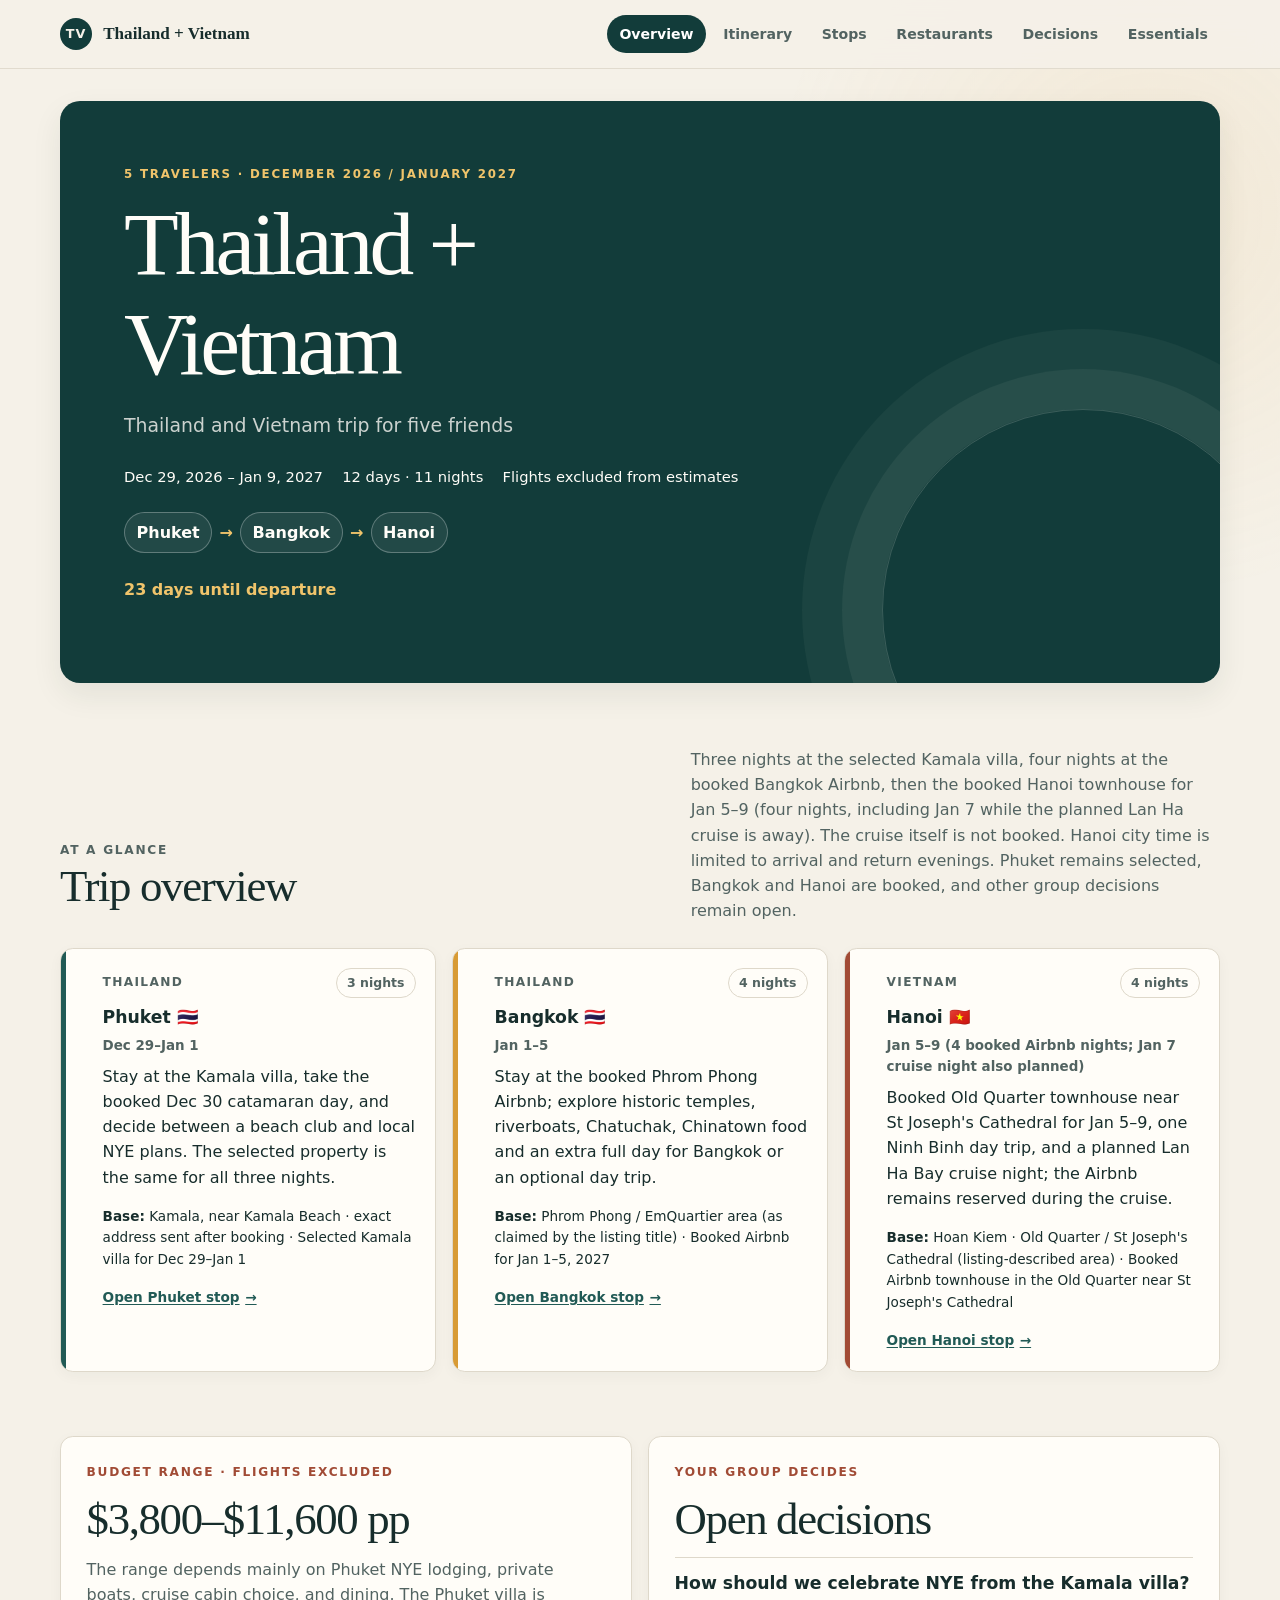
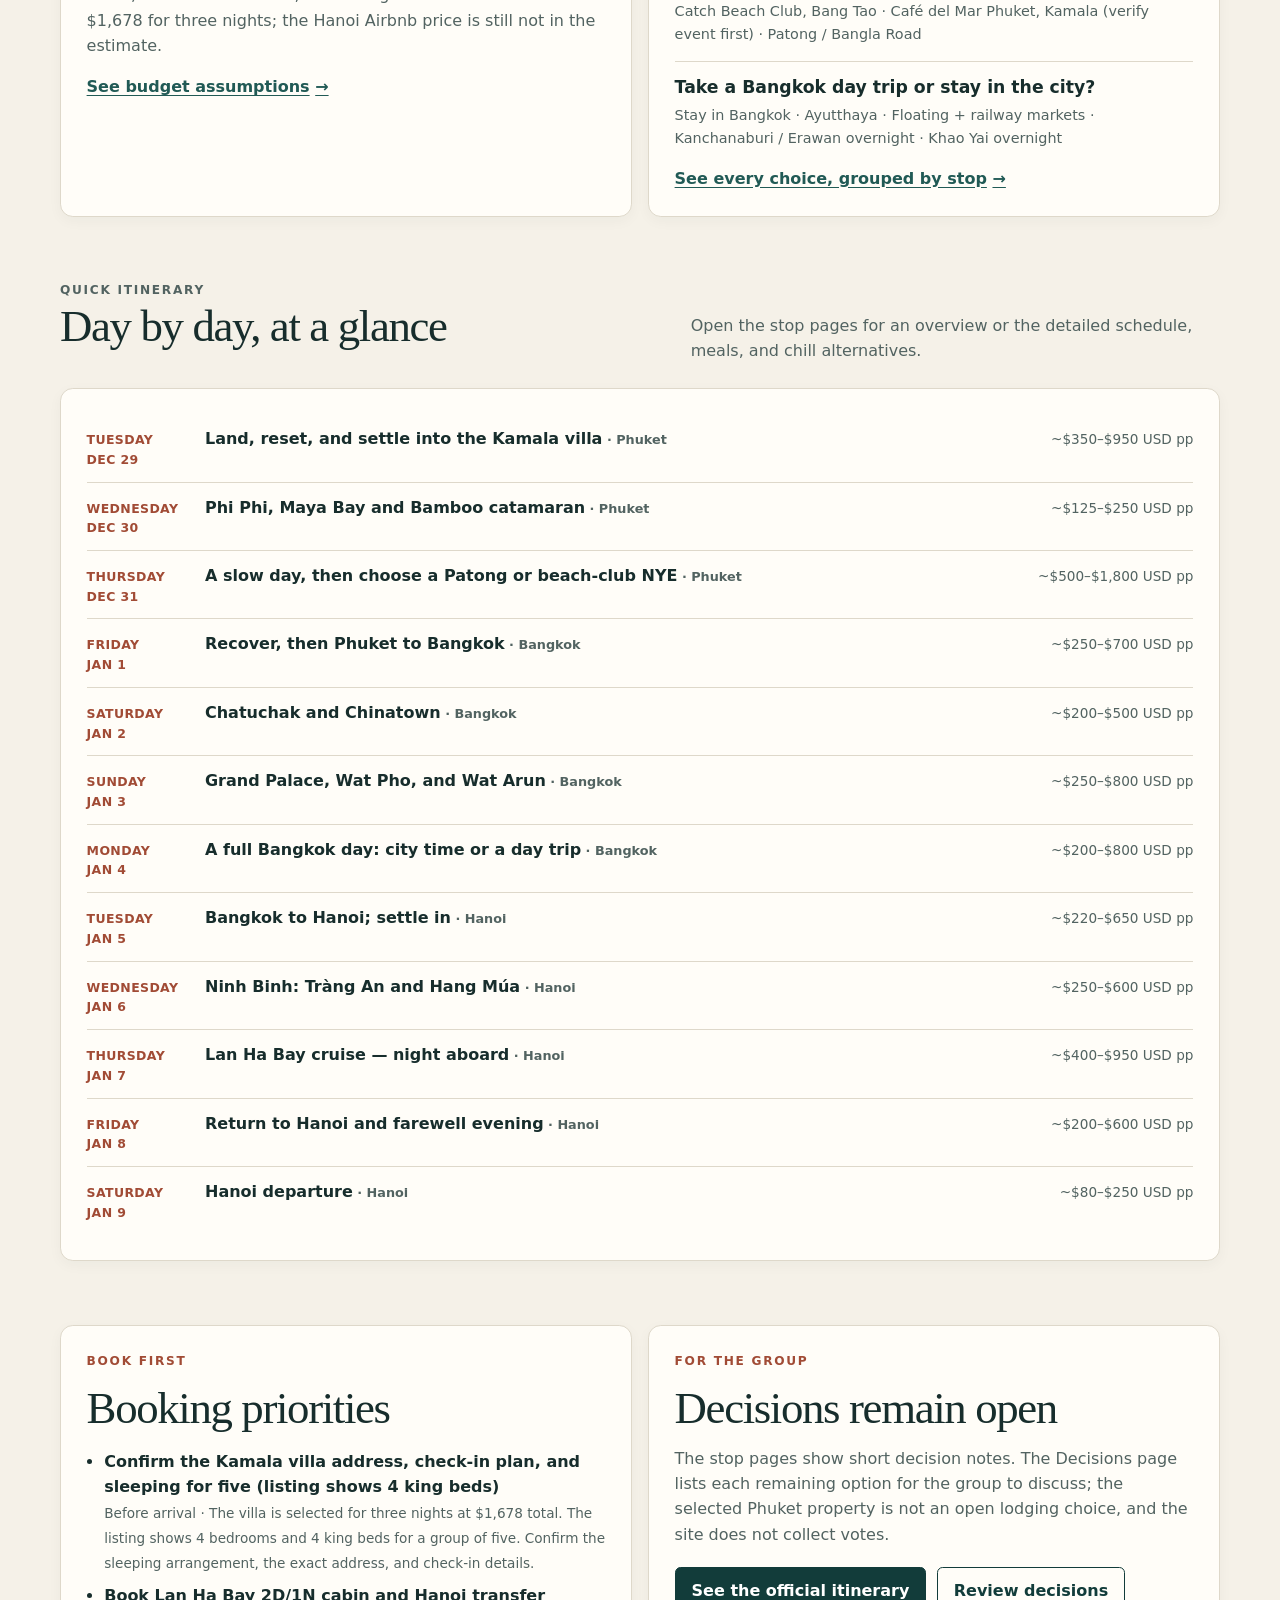
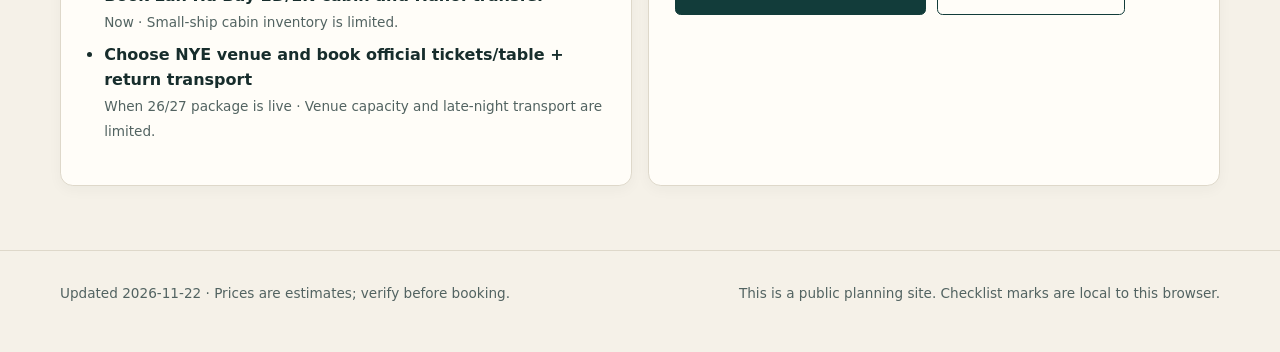
<file: index.html>
<!doctype html>
<html lang="en">
  <head>
    <meta charset="utf-8">
    <meta name="viewport" content="width=device-width, initial-scale=1">
    <meta name="description" content="A quick overview of a Thailand and Vietnam trip for five, December 2026 to January 2027.">
    <meta name="theme-color" content="#123c3a">
    <title>Thailand + Vietnam — Trip Overview</title>
    <link rel="stylesheet" href="assets/css/styles.css">
    <script src="data/trip.js" defer></script>
    <script src="assets/js/app.js" defer></script>
  </head>
  <body data-page="overview">
    <a class="skip-link" href="#main">Skip to trip overview</a>
    <div id="site-header"></div>
    <main id="main" class="page-shell" tabindex="-1">
      <p class="loading-note" role="status">Loading the trip overview…</p>
    </main>
    <div id="site-footer"></div>
    <noscript>This trip overview needs JavaScript enabled to display its shared itinerary data.</noscript>
  </body>
</html>
</file>
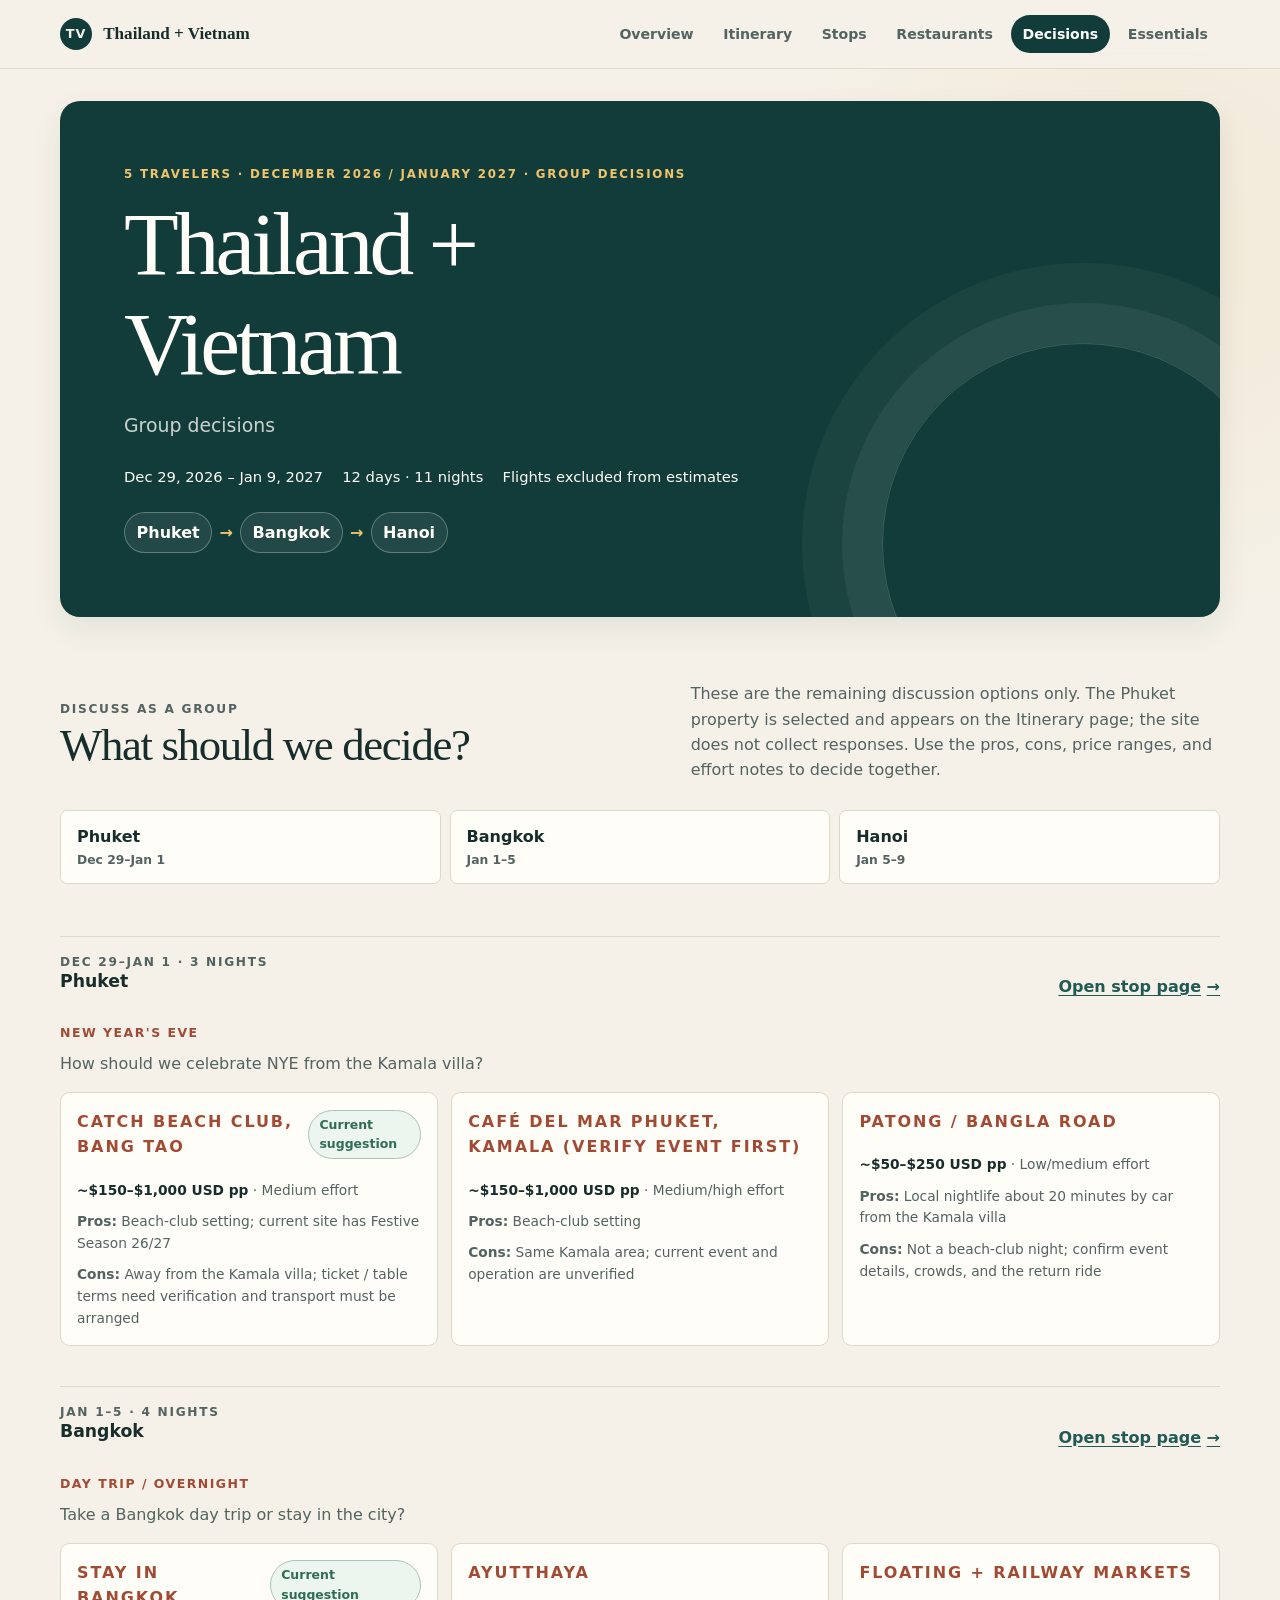
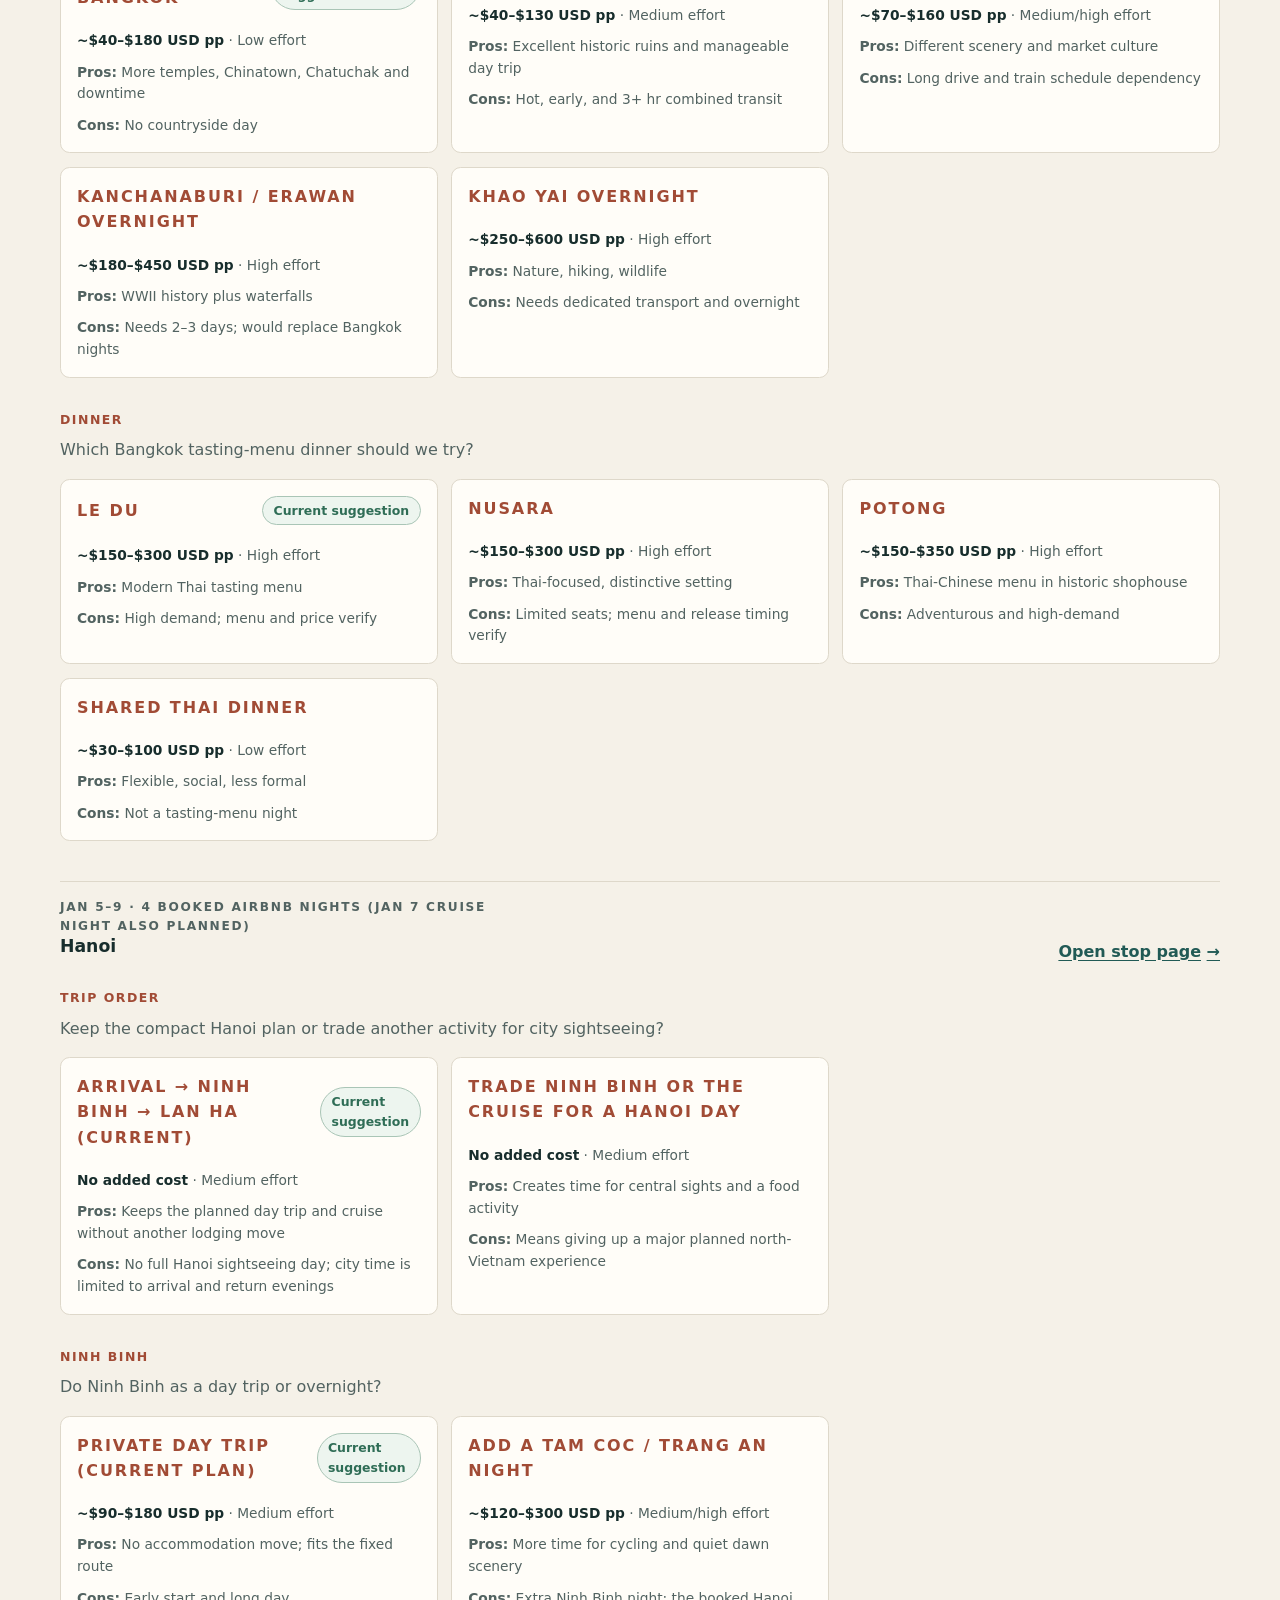
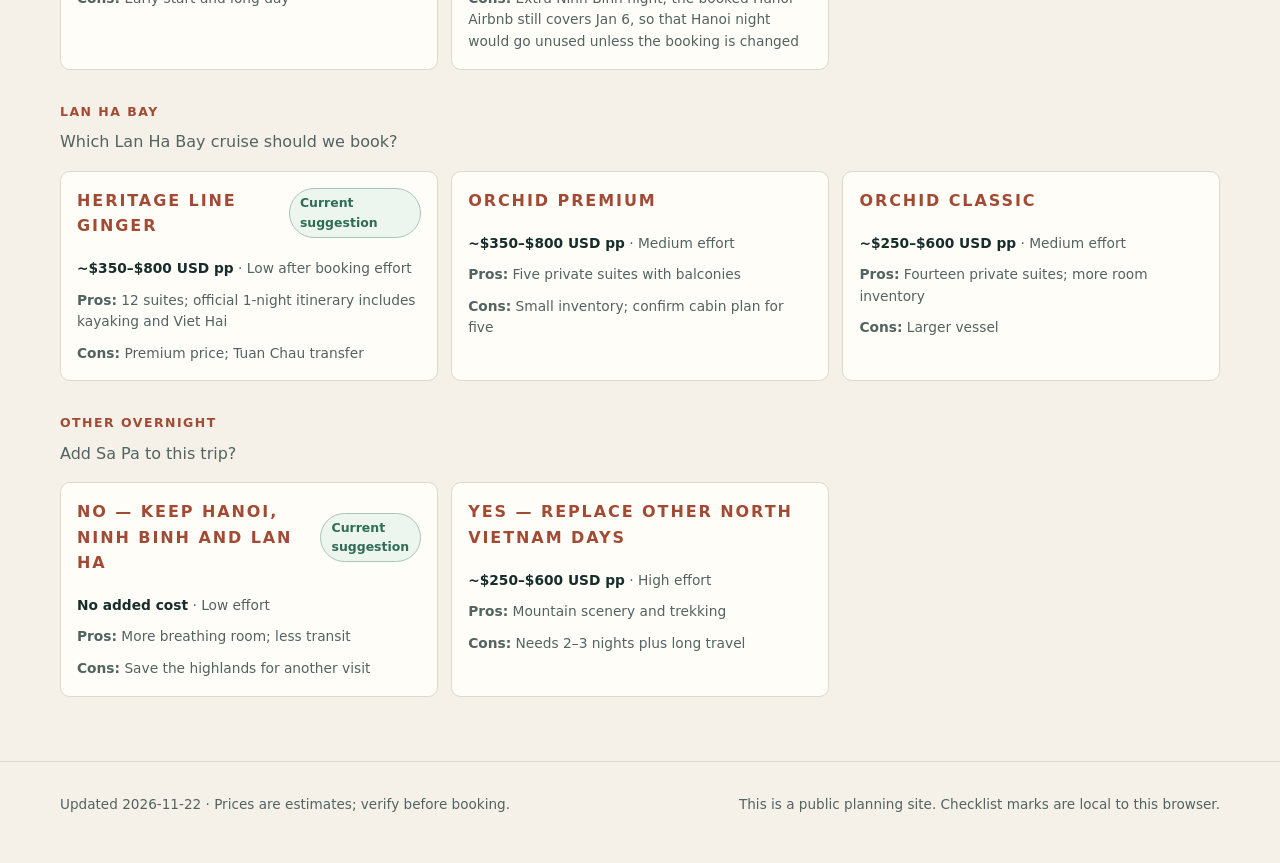
<file: decisions.html>
<!doctype html>
<html lang="en">
  <head>
    <meta charset="utf-8">
    <meta name="viewport" content="width=device-width, initial-scale=1">
    <meta name="description" content="A stop-by-stop summary of Thailand and Vietnam trip decisions for the group to discuss.">
    <meta name="theme-color" content="#123c3a">
    <title>Thailand + Vietnam — Decisions</title>
    <link rel="stylesheet" href="assets/css/styles.css">
    <script src="data/trip.js" defer></script>
    <script src="assets/js/app.js" defer></script>
  </head>
  <body data-page="decisions">
    <a class="skip-link" href="#main">Skip to group decisions</a>
    <div id="site-header"></div>
    <main id="main" class="page-shell" tabindex="-1">
      <p class="loading-note" role="status">Loading group decisions…</p>
    </main>
    <div id="site-footer"></div>
    <noscript>This decisions page needs JavaScript enabled to display its shared trip data.</noscript>
  </body>
</html>
</file>
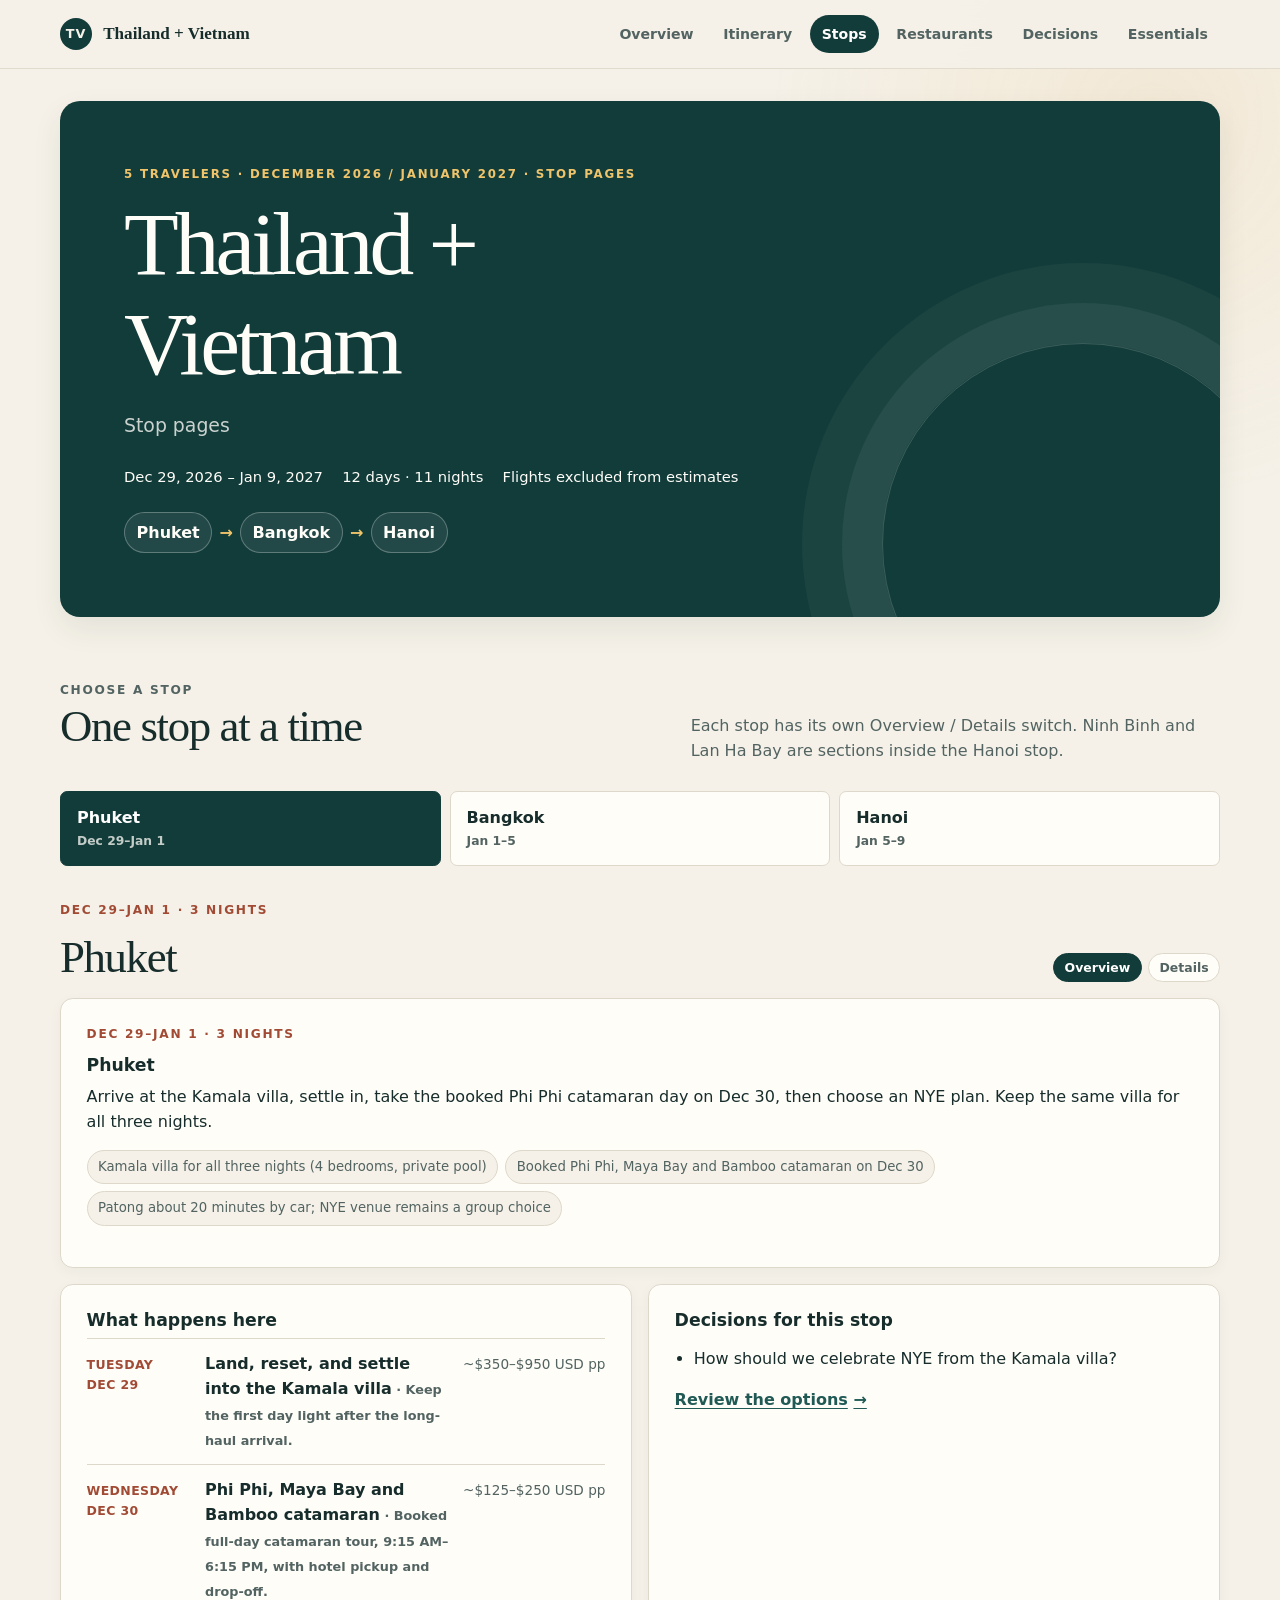
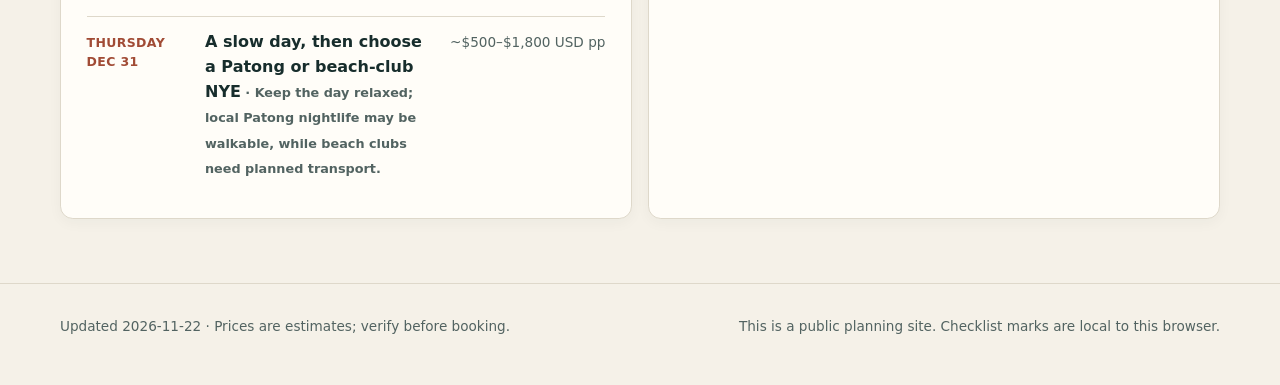
<file: details.html>
<!doctype html>
<html lang="en">
  <head>
    <meta charset="utf-8">
    <meta name="viewport" content="width=device-width, initial-scale=1">
    <meta name="description" content="Choose Phuket, Bangkok, or Hanoi and switch between an overview and the full stop details.">
    <meta name="theme-color" content="#123c3a">
    <title>Thailand + Vietnam — Stops</title>
    <link rel="stylesheet" href="assets/css/styles.css">
    <script src="data/trip.js" defer></script>
    <script src="assets/js/app.js" defer></script>
  </head>
  <body data-page="stops">
    <a class="skip-link" href="#main">Skip to trip stops</a>
    <div id="site-header"></div>
    <main id="main" class="page-shell" tabindex="-1">
      <p class="loading-note" role="status">Loading stop pages…</p>
    </main>
    <div id="site-footer"></div>
    <noscript>Stop pages need JavaScript enabled to display their shared itinerary data.</noscript>
  </body>
</html>
</file>
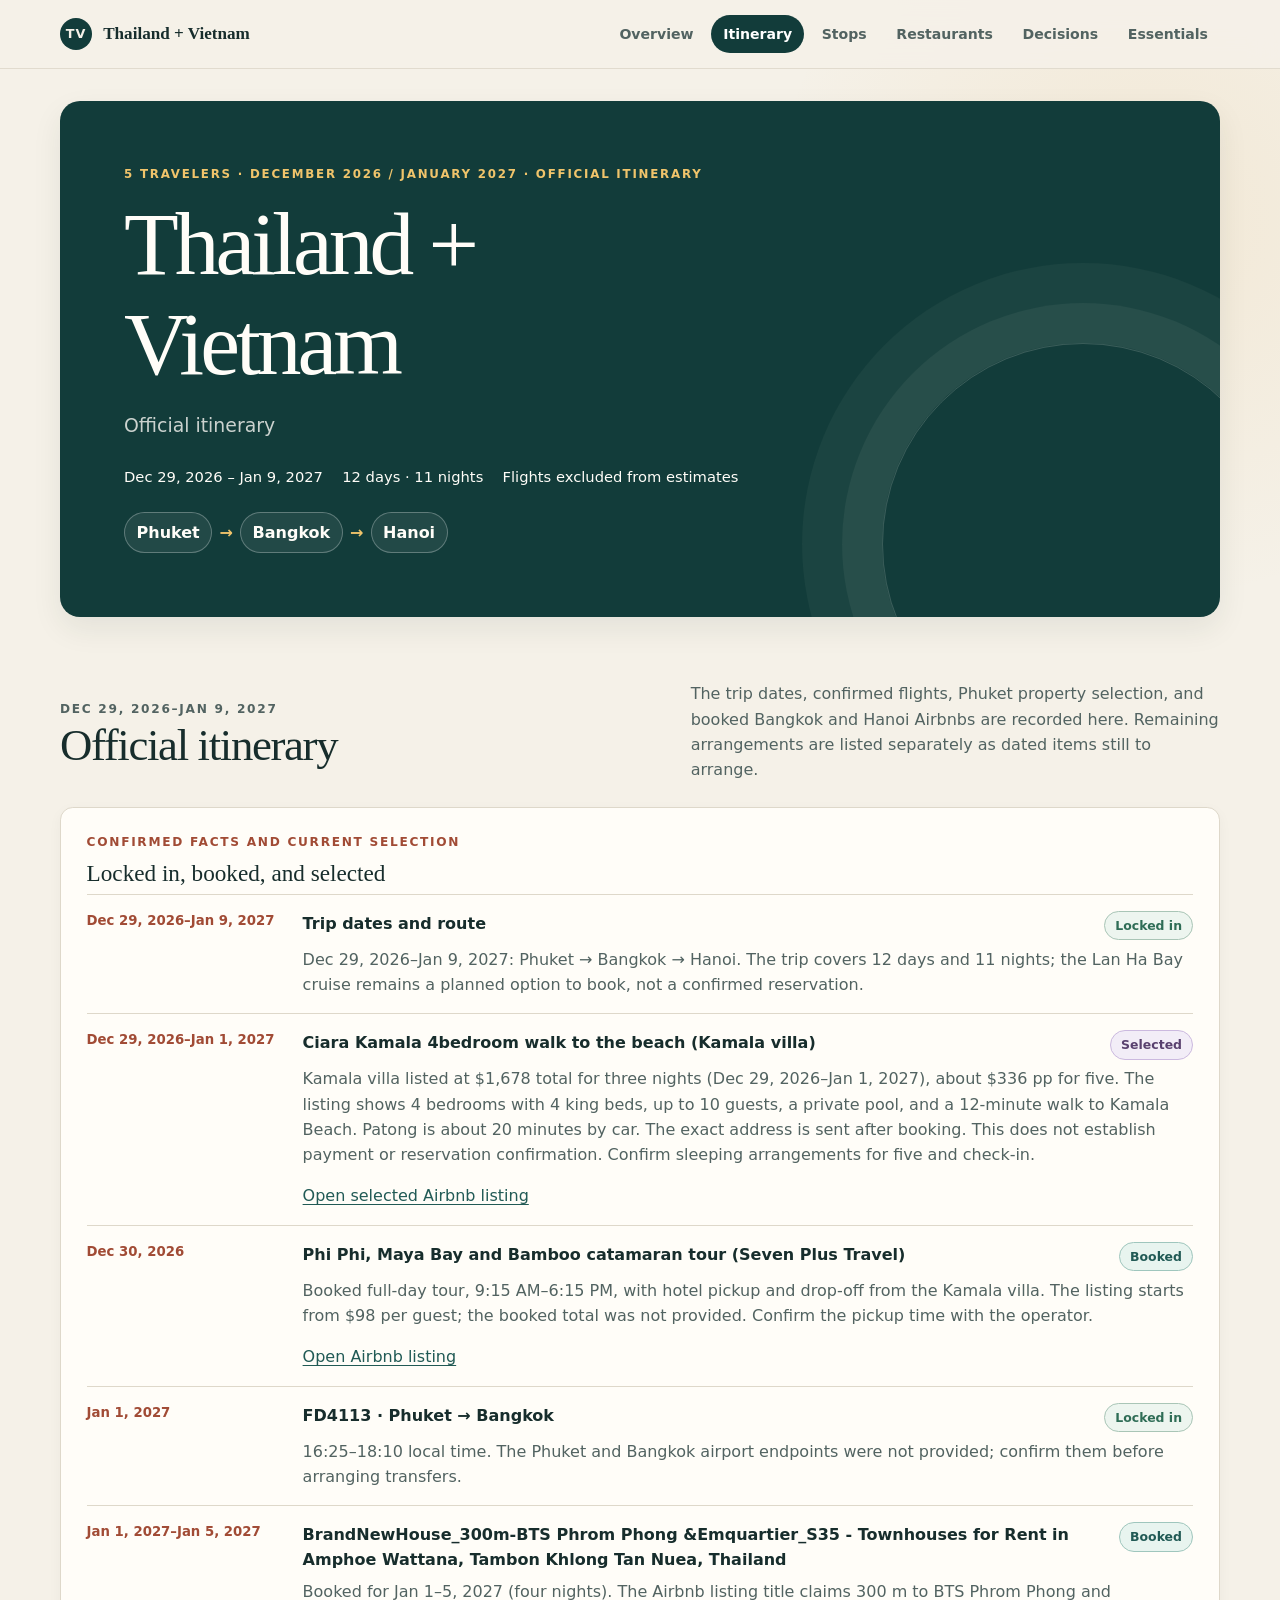
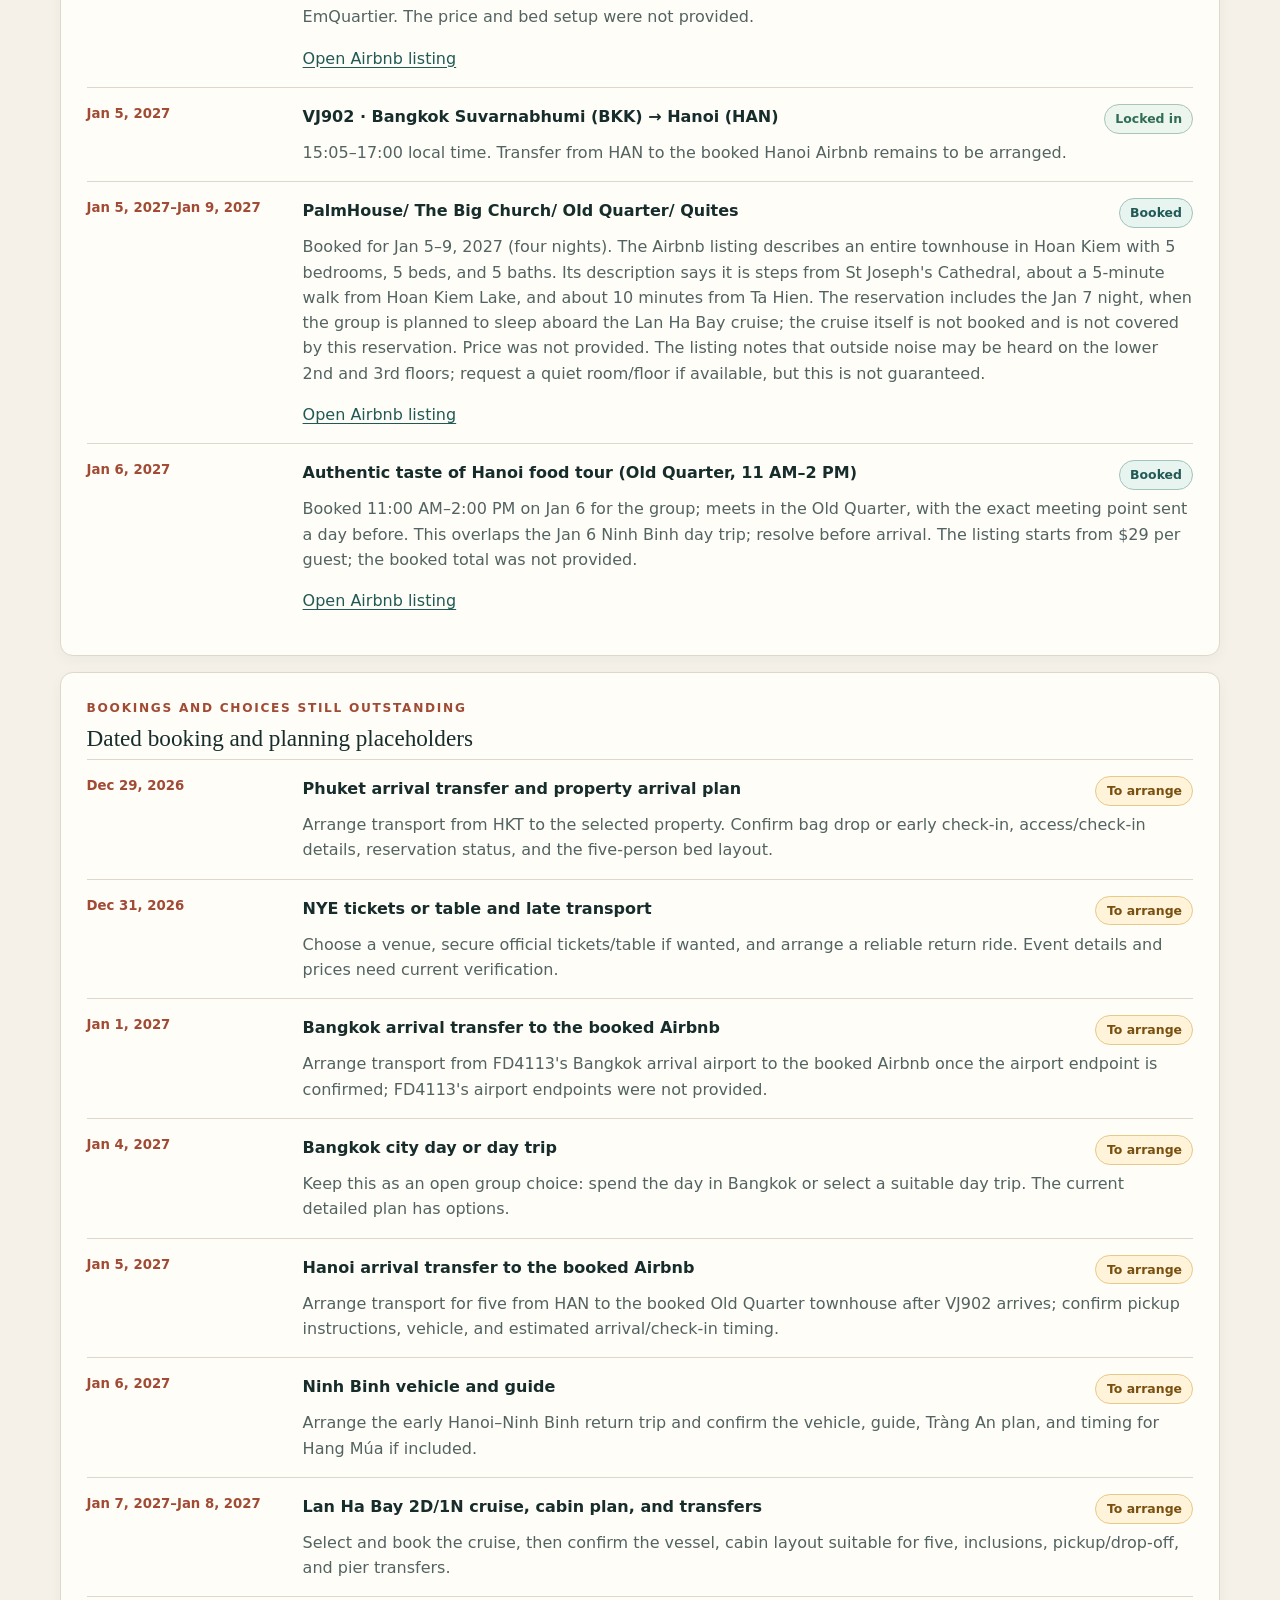
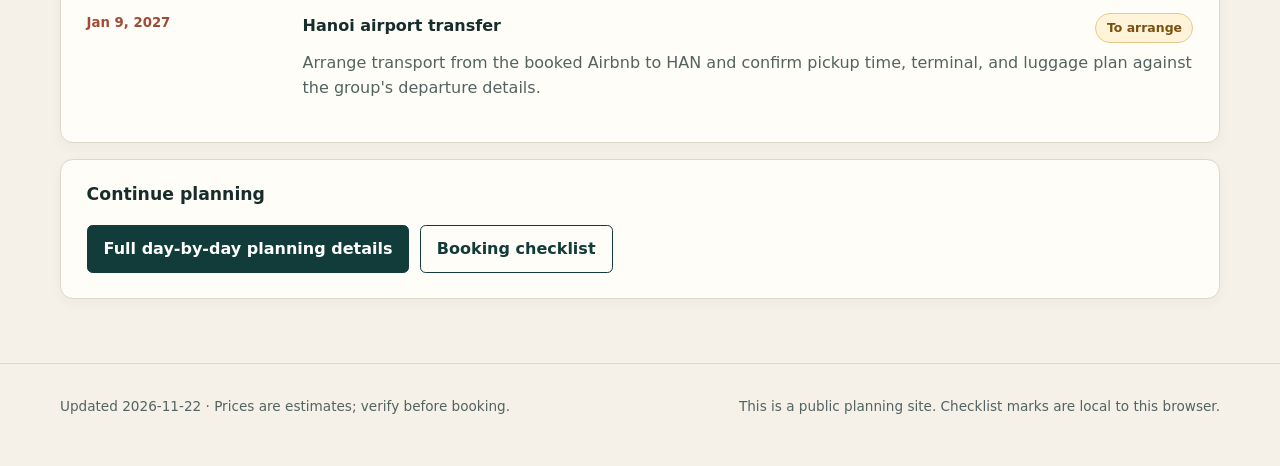
<file: itinerary.html>
<!doctype html>
<html lang="en">
  <head>
    <meta charset="utf-8">
    <meta name="viewport" content="width=device-width, initial-scale=1">
    <meta name="description" content="Official Thailand and Vietnam trip itinerary with selected facts and dated booking placeholders.">
    <meta name="theme-color" content="#123c3a">
    <title>Thailand + Vietnam — Official Itinerary</title>
    <link rel="stylesheet" href="assets/css/styles.css">
    <script src="data/trip.js" defer></script>
    <script src="assets/js/app.js" defer></script>
  </head>
  <body data-page="itinerary">
    <a class="skip-link" href="#main">Skip to official itinerary</a>
    <div id="site-header"></div>
    <main id="main" class="page-shell" tabindex="-1">
      <p class="loading-note" role="status">Loading the official itinerary…</p>
    </main>
    <div id="site-footer"></div>
    <noscript>This itinerary needs JavaScript enabled to display its shared trip data.</noscript>
  </body>
</html>
</file>
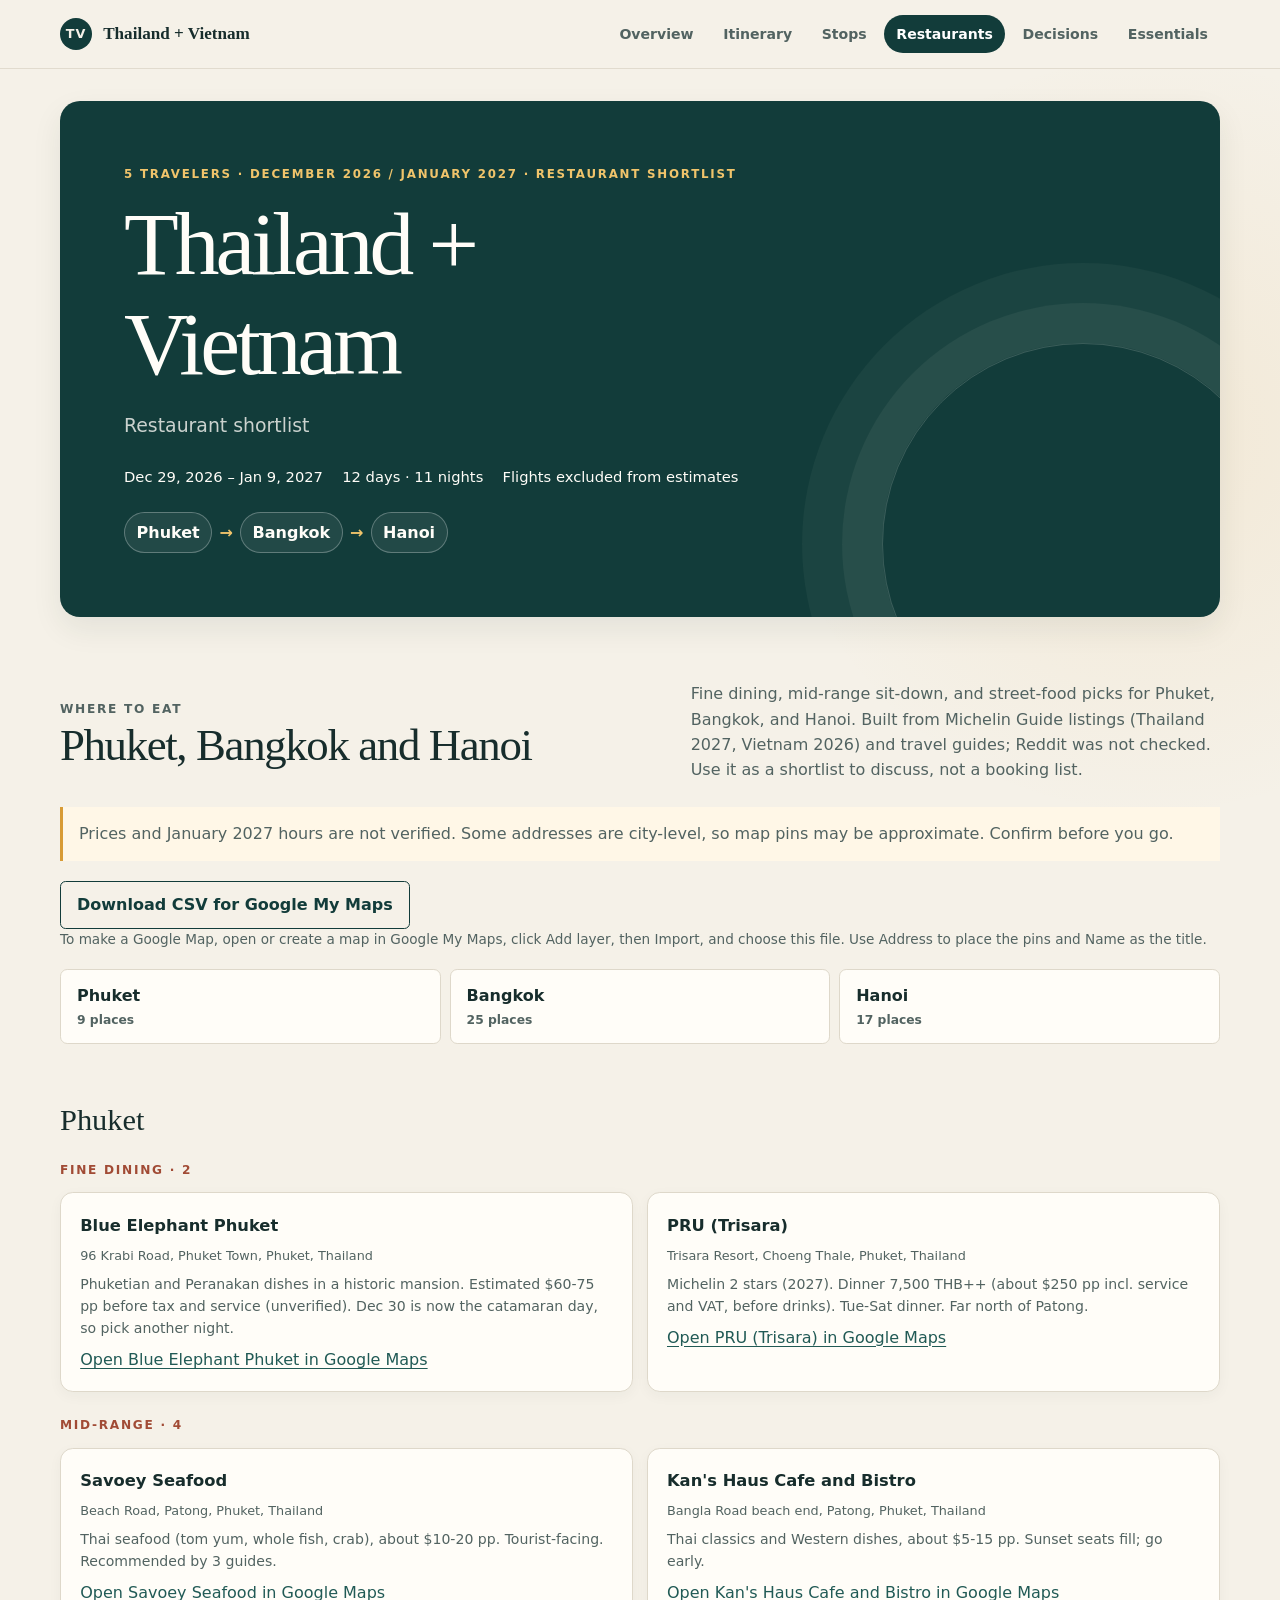
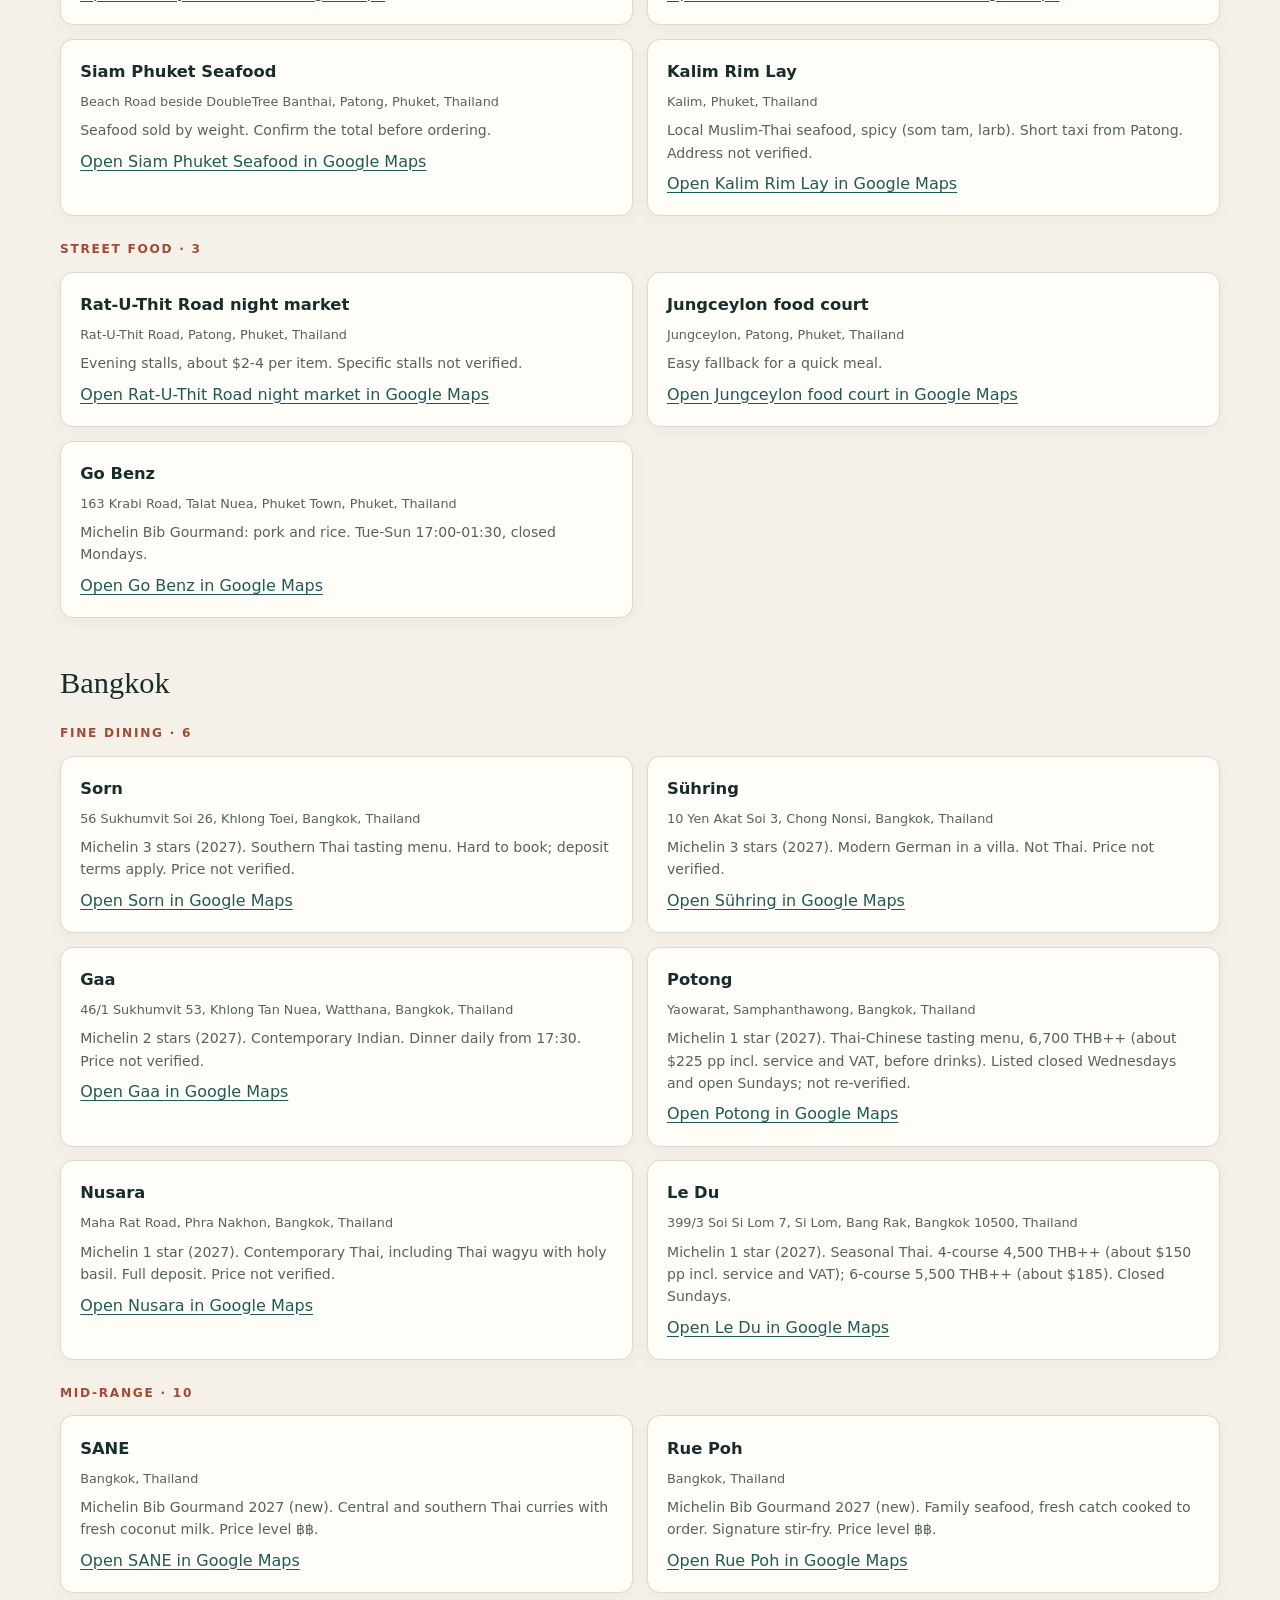
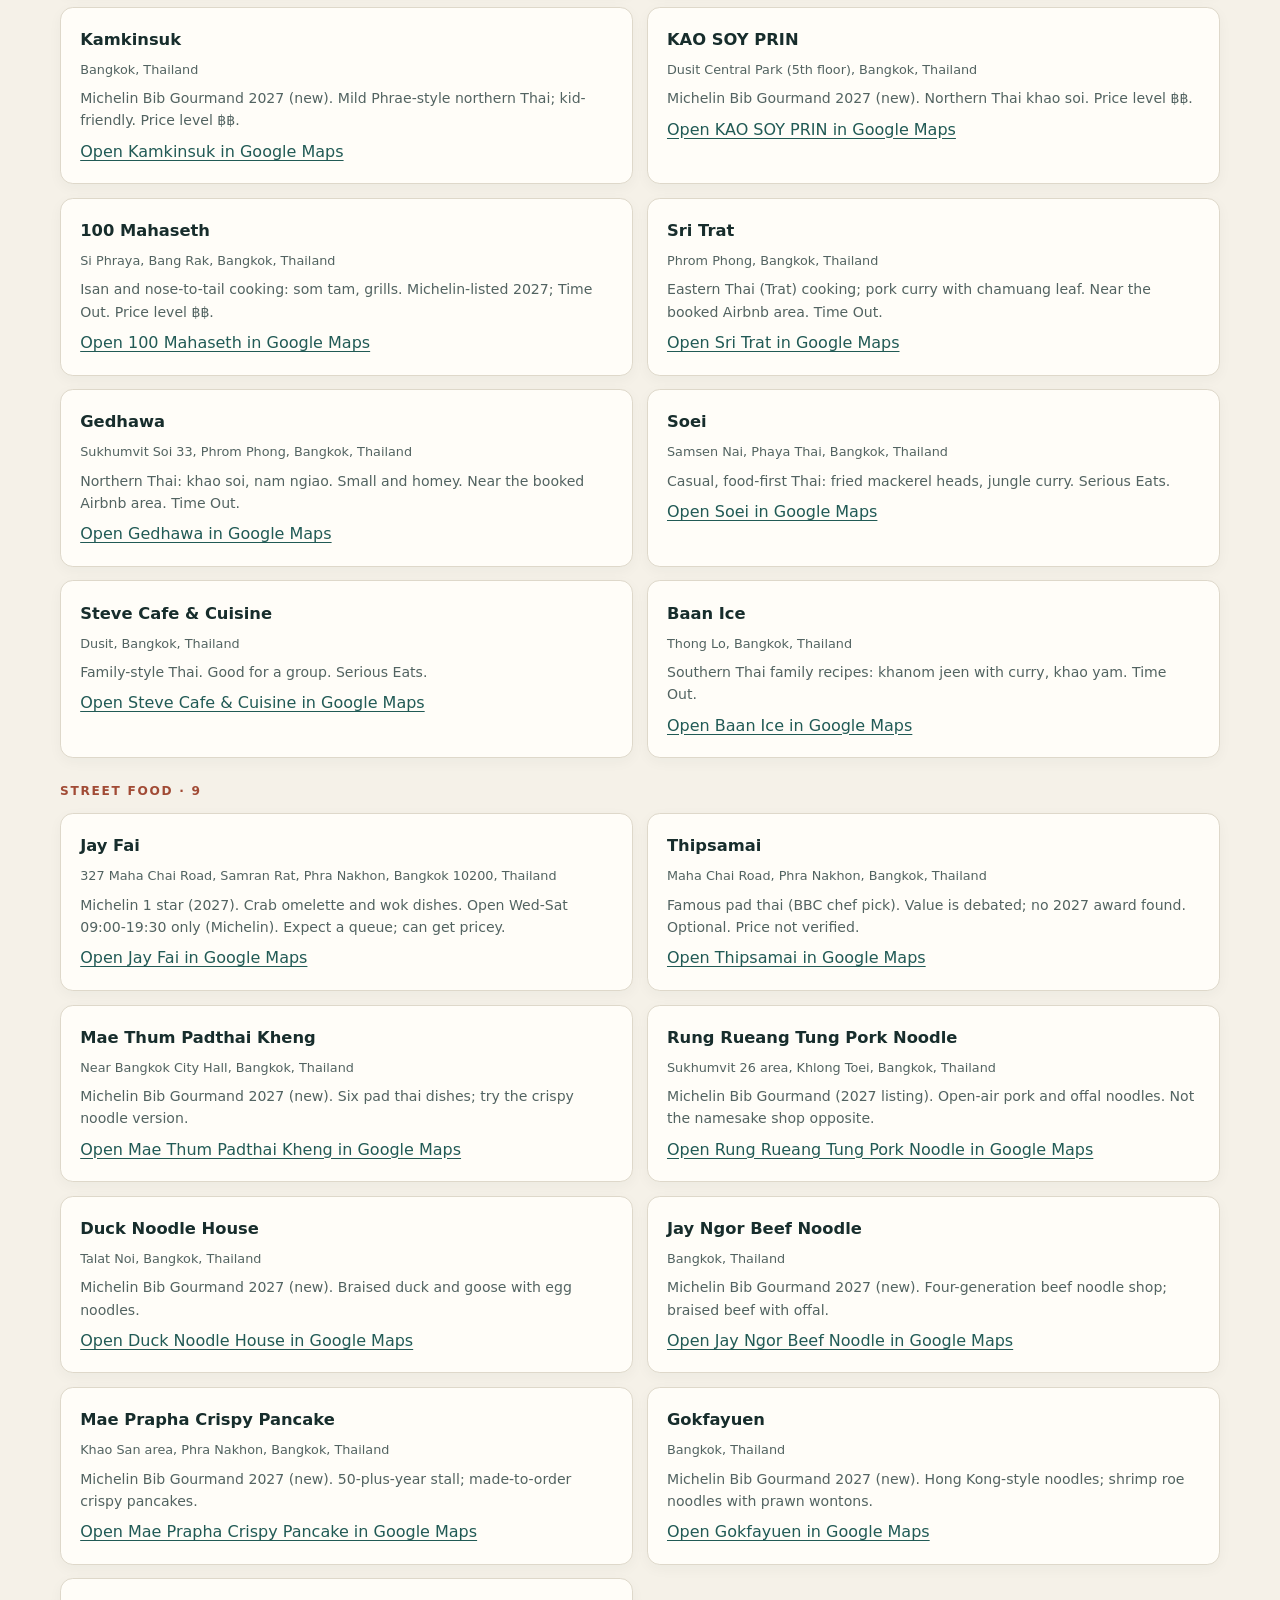
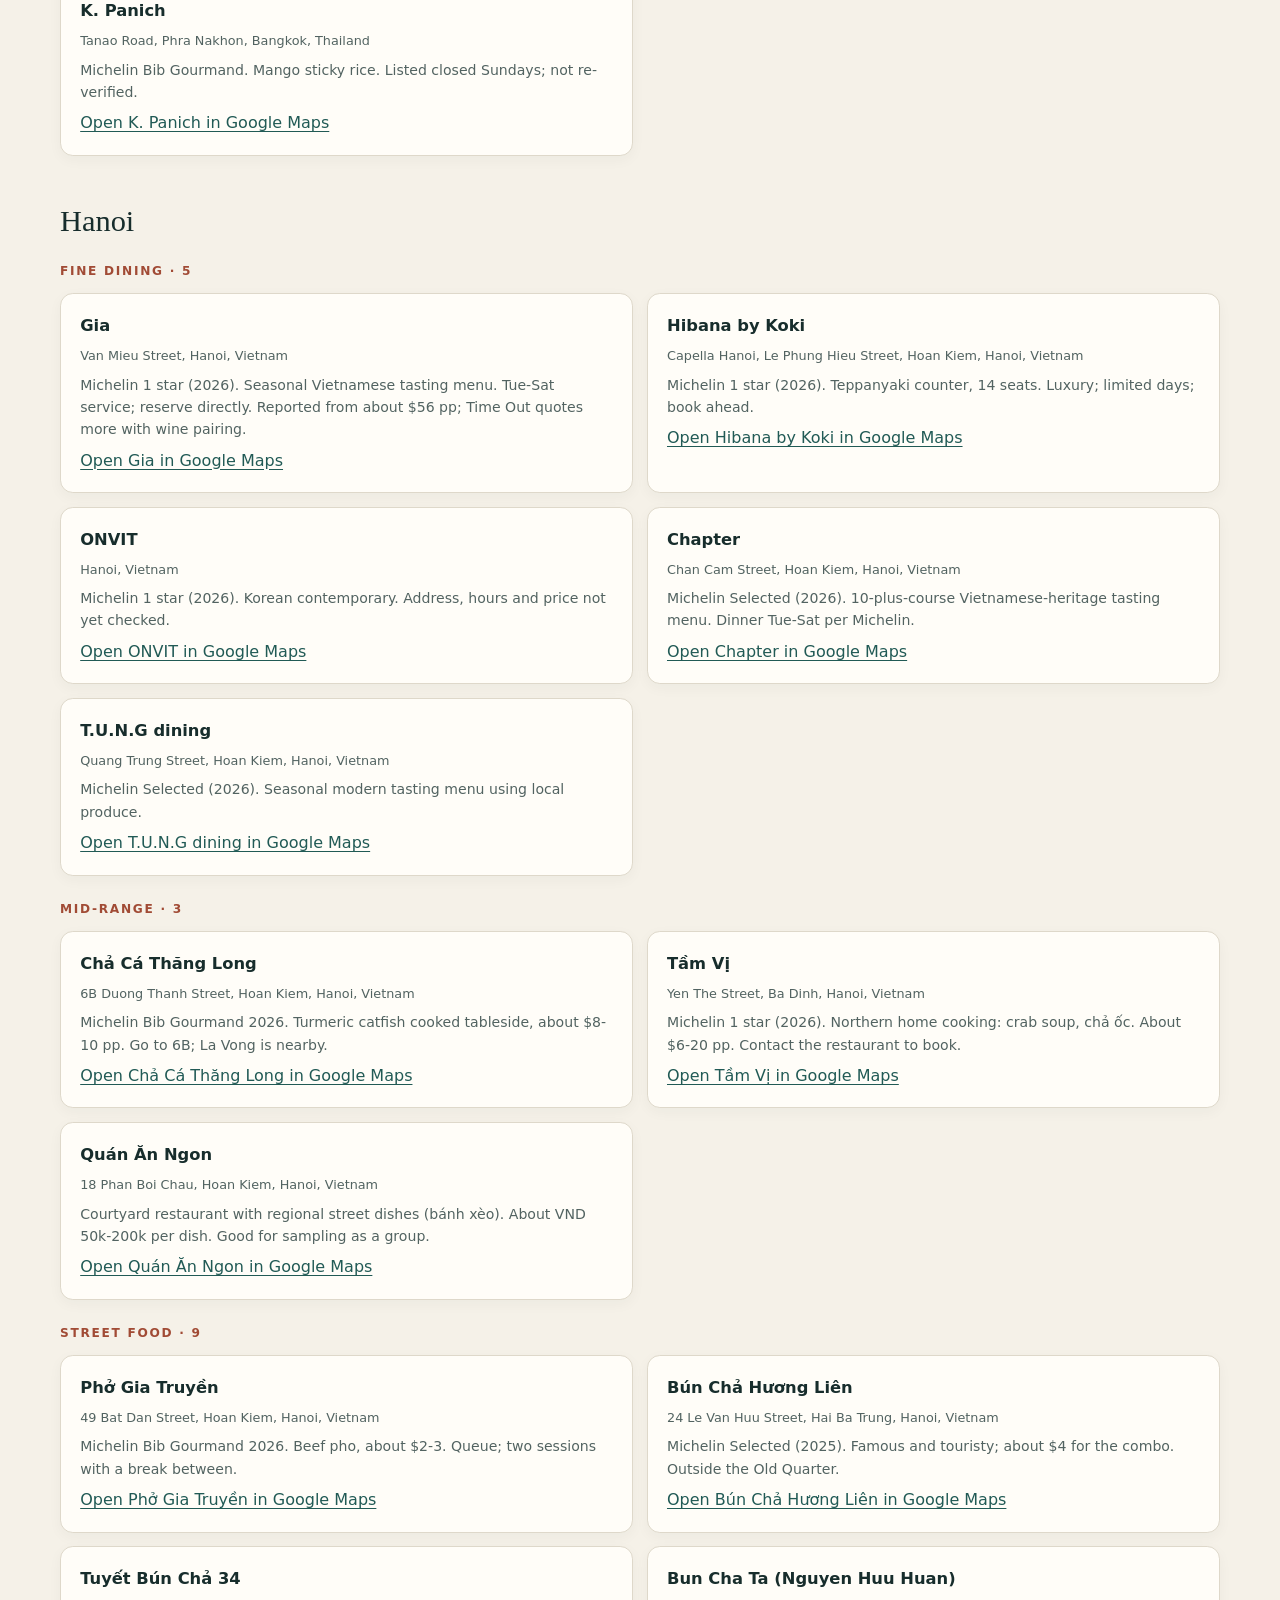
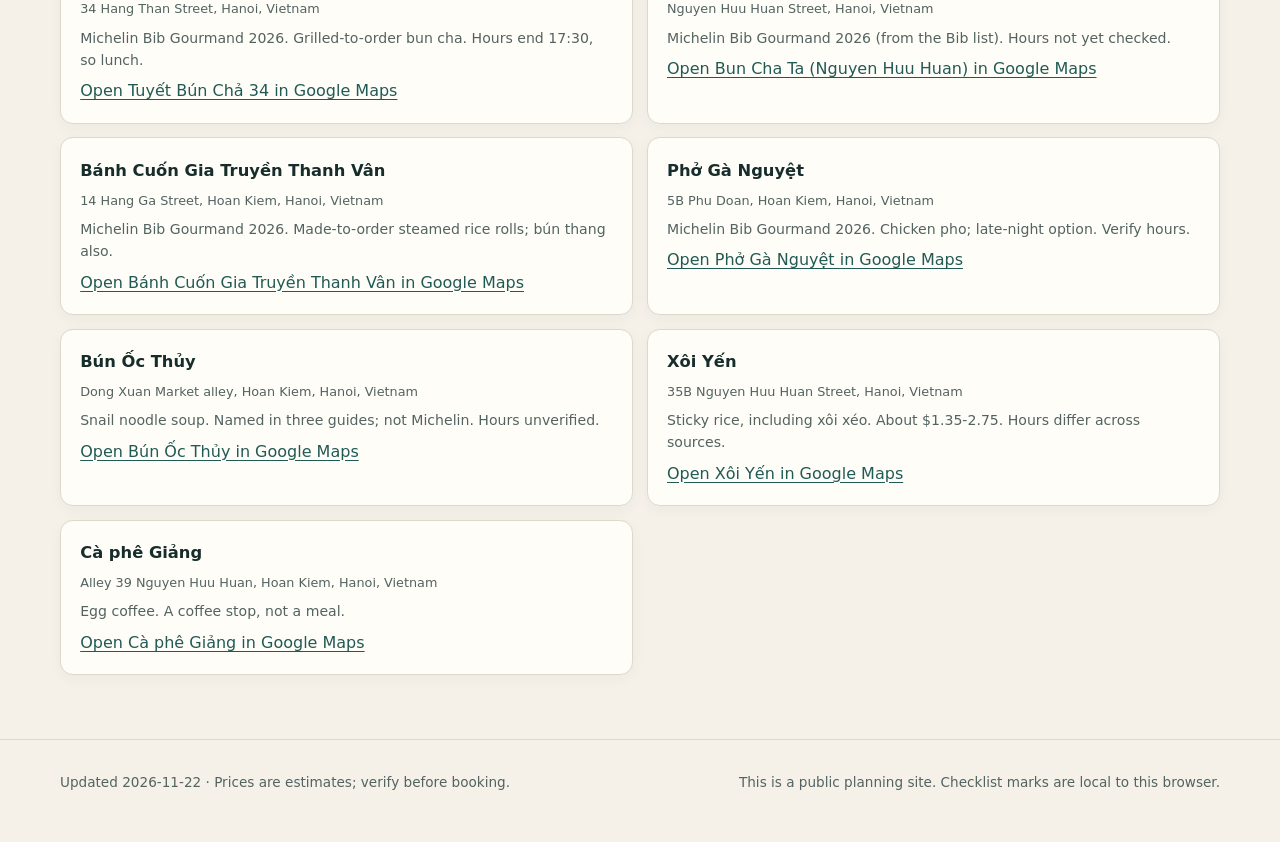
<file: restaurants.html>
<!doctype html>
<html lang="en">
  <head>
    <meta charset="utf-8">
    <meta name="viewport" content="width=device-width, initial-scale=1">
    <meta name="description" content="Fine dining, mid-range, and street-food restaurant picks for Phuket, Bangkok, and Hanoi on a Thailand and Vietnam trip.">
    <meta name="theme-color" content="#123c3a">
    <title>Thailand + Vietnam — Restaurants</title>
    <link rel="stylesheet" href="assets/css/styles.css">
    <script src="data/trip.js" defer></script>
    <script src="assets/js/app.js" defer></script>
  </head>
  <body data-page="restaurants">
    <a class="skip-link" href="#main">Skip to restaurant picks</a>
    <div id="site-header"></div>
    <main id="main" class="page-shell" tabindex="-1">
      <p class="loading-note" role="status">Loading the restaurant picks…</p>
    </main>
    <div id="site-footer"></div>
    <noscript>The restaurant picks need JavaScript enabled to display their shared trip data.</noscript>
  </body>
</html>
</file>
<file: assets/css/styles.css>
:root {
  color-scheme: light;
  --ink: #172d2c;
  --ink-soft: #526361;
  --teal: #123c3a;
  --teal-2: #215a55;
  --saffron: #d89b35;
  --terracotta: #a14b35;
  --paper: #f5f1e8;
  --surface: #fffdf8;
  --line: #ded8ca;
  --success: #2f6d56;
  --warning: #79500f;
  --shadow: 0 12px 30px rgb(23 45 44 / 8%);
  --serif: Georgia, "Times New Roman", serif;
  --sans: Inter, ui-sans-serif, system-ui, -apple-system, BlinkMacSystemFont, "Segoe UI", sans-serif;
  --space-1: 0.25rem;
  --space-2: 0.5rem;
  --space-3: 0.75rem;
  --space-4: 1rem;
  --space-6: 1.5rem;
  --space-8: 2rem;
  --space-12: 3rem;
  --space-16: 4rem;
  font-family: var(--sans);
  color: var(--ink);
  background: var(--paper);
  font-synthesis: none;
  text-rendering: optimizeLegibility;
}

* { box-sizing: border-box; }

html { scroll-behavior: smooth; scroll-padding-top: 5rem; }

body {
  min-width: 320px;
  margin: 0;
  line-height: 1.58;
  background:
    radial-gradient(circle at 90% 6%, rgb(216 155 53 / 10%), transparent 24rem),
    var(--paper);
}

img { display: block; max-width: 100%; }

a { color: var(--teal-2); text-underline-offset: 0.18em; }
a:hover { color: #0a2827; }

button, input, select { font: inherit; }

button, a, input, select, summary { -webkit-tap-highlight-color: transparent; }

:focus-visible {
  outline: 3px solid #b65c22;
  outline-offset: 3px;
}

.skip-link {
  position: absolute;
  z-index: 100;
  left: 1rem;
  top: 0.5rem;
  padding: 0.65rem 0.9rem;
  transform: translateY(-150%);
  color: white;
  background: var(--teal);
}
.skip-link:focus { transform: translateY(0); }

.site-header {
  position: sticky;
  z-index: 20;
  top: 0;
  border-bottom: 1px solid rgb(222 216 202 / 85%);
  background: rgb(245 241 232 / 94%);
  backdrop-filter: blur(14px);
}
.header-inner {
  display: flex;
  align-items: center;
  justify-content: space-between;
  gap: var(--space-4);
  width: min(1160px, calc(100% - 2rem));
  min-height: 4.25rem;
  margin: 0 auto;
}
.brand {
  display: inline-flex;
  align-items: center;
  gap: 0.7rem;
  color: var(--ink);
  font-family: var(--serif);
  font-size: 1.07rem;
  font-weight: 700;
  text-decoration: none;
  white-space: nowrap;
}
.brand-mark {
  display: grid;
  width: 2rem;
  height: 2rem;
  place-items: center;
  border-radius: 50%;
  color: var(--paper);
  background: var(--teal);
  font-family: var(--sans);
  font-size: 0.8rem;
  letter-spacing: 0.08em;
}
.site-nav { display: flex; flex: 1 1 auto; align-items: center; justify-content: flex-end; gap: 0.35rem; min-width: 0; overflow-x: auto; }
.site-nav a {
  flex: 0 0 auto;
  padding: 0.5rem 0.75rem;
  border-radius: 999px;
  color: var(--ink-soft);
  font-size: 0.88rem;
  font-weight: 650;
  text-decoration: none;
}
.site-nav a[aria-current="page"], .site-nav a:hover { color: white; background: var(--teal); }

.page-shell { width: min(1160px, calc(100% - 2rem)); margin: 0 auto; }
.loading-note { padding: 3rem 0; color: var(--ink-soft); }
.eyebrow {
  margin: 0 0 0.65rem;
  color: var(--terracotta);
  font-size: 0.74rem;
  font-weight: 800;
  letter-spacing: 0.15em;
  text-transform: uppercase;
}
h1, h2, h3, p { margin-top: 0; }
h1, h2, h3 { line-height: 1.12; }
h1, h2 { font-family: var(--serif); font-weight: 500; }
h1 { max-width: 13ch; margin-bottom: 1rem; font-size: clamp(2.6rem, 7vw, 5.8rem); letter-spacing: -0.045em; }
h2 { margin-bottom: 0.8rem; font-size: clamp(1.8rem, 3.5vw, 2.8rem); letter-spacing: -0.03em; }
h3 { margin-bottom: 0.5rem; font-size: 1.08rem; }
.lede { max-width: 65ch; color: var(--ink-soft); font-size: clamp(1rem, 1.8vw, 1.18rem); }
.muted, .meta-note { color: var(--ink-soft); }
.small { font-size: 0.85rem; }

.hero {
  position: relative;
  overflow: hidden;
  margin: 2rem 0 var(--space-12);
  padding: clamp(1.5rem, 5vw, 4.5rem);
  border-radius: 1.25rem;
  color: #fffdf8;
  background: var(--teal);
  box-shadow: var(--shadow);
}
.hero::after {
  position: absolute;
  right: -4rem;
  bottom: -8rem;
  width: 25rem;
  height: 25rem;
  border: 1px solid rgb(245 241 232 / 18%);
  border-radius: 50%;
  box-shadow: 0 0 0 2.5rem rgb(245 241 232 / 5%), 0 0 0 5rem rgb(245 241 232 / 4%);
  content: "";
  pointer-events: none;
}
.hero .eyebrow { color: #f0c46b; }
.hero .lede, .hero .meta-note { color: rgb(255 253 248 / 78%); }
.hero-content { position: relative; z-index: 1; }
.hero-meta { display: flex; flex-wrap: wrap; gap: 0.55rem 1.2rem; margin: 1.5rem 0 0; font-size: 0.92rem; }
.route-strip { display: flex; flex-wrap: wrap; align-items: center; gap: 0.45rem; margin-top: 1.5rem; font-weight: 700; }
.route-stop { padding: 0.45rem 0.72rem; border: 1px solid rgb(255 255 255 / 28%); border-radius: 999px; background: rgb(255 255 255 / 7%); }
.route-arrow { color: #f0c46b; }
.countdown { display: inline-flex; align-items: center; gap: 0.45rem; margin-top: 1.5rem; color: #f0c46b; font-weight: 750; }

.section { margin: var(--space-16) 0; }
.section-heading { display: flex; align-items: end; justify-content: space-between; gap: var(--space-4); margin-bottom: var(--space-6); }
.section-heading p { max-width: 52ch; margin-bottom: 0; color: var(--ink-soft); }
.section-kicker { color: var(--terracotta); font-size: 0.76rem; font-weight: 800; letter-spacing: 0.14em; text-transform: uppercase; }
.grid { display: grid; gap: var(--space-4); }
.grid-2 { grid-template-columns: repeat(2, minmax(0, 1fr)); }
.grid-3 { grid-template-columns: repeat(3, minmax(0, 1fr)); }
.card, .panel {
  border: 1px solid var(--line);
  border-radius: 0.8rem;
  background: var(--surface);
  box-shadow: 0 4px 14px rgb(23 45 44 / 4%);
}
.card { padding: 1.2rem; }
.panel { padding: clamp(1rem, 2.2vw, 1.6rem); }
.card p:last-child, .panel p:last-child { margin-bottom: 0; }
.card-topline { display: flex; align-items: center; justify-content: space-between; gap: 0.75rem; margin-bottom: 0.65rem; }
.card-label { color: var(--ink-soft); font-size: 0.76rem; font-weight: 800; letter-spacing: 0.11em; text-transform: uppercase; }
.tag, .chip {
  display: inline-flex;
  align-items: center;
  min-height: 1.8rem;
  padding: 0.25rem 0.65rem;
  border: 1px solid var(--line);
  border-radius: 999px;
  color: var(--ink-soft);
  background: var(--surface);
  font-size: 0.78rem;
  font-weight: 700;
}
.tag-recommended { border-color: #a9c5b6; color: var(--success); background: #edf5ef; }
.tag-verify { border-color: #e7c989; color: var(--warning); background: #fff4da; }
.tag-locked { border-color: #a9c5b6; color: var(--success); background: #edf5ef; }
.tag-booked { border-color: #9fc6bd; color: #215a55; background: #e8f4ef; }
.tag-selected { border-color: #cbb9df; color: #59416f; background: #f2edf7; }
.stat-row { display: grid; grid-template-columns: repeat(3, minmax(0, 1fr)); gap: 0.75rem; margin-top: 1.5rem; }
.stat { padding: 0.85rem; border-left: 2px solid var(--saffron); background: rgb(255 255 255 / 7%); }
.stat strong { display: block; font-family: var(--serif); font-size: 1.35rem; font-weight: 500; }
.stat span { display: block; color: rgb(255 253 248 / 75%); font-size: 0.78rem; }
.leg-card { position: relative; overflow: hidden; }
.leg-card::before { position: absolute; inset: 0 auto 0 0; width: 5px; background: var(--leg-color, var(--teal)); content: ""; }
.leg-card-body { padding-left: 1.4rem; }
.leg-phuket { --leg-color: var(--teal-2); }
.leg-bangkok { --leg-color: var(--saffron); }
.leg-hanoi { --leg-color: var(--terracotta); }
.leg-dates { margin-bottom: 0.45rem; color: var(--ink-soft); font-size: 0.84rem; font-weight: 700; }
.inline-link { display: inline-flex; align-items: center; gap: 0.35rem; font-weight: 750; }
.button, button.button {
  display: inline-flex;
  align-items: center;
  justify-content: center;
  gap: 0.5rem;
  min-height: 2.75rem;
  padding: 0.65rem 1rem;
  border: 1px solid var(--teal);
  border-radius: 0.35rem;
  color: white;
  background: var(--teal);
  font-weight: 750;
  text-decoration: none;
  cursor: pointer;
}
.button:hover, button.button:hover { border-color: var(--teal-2); background: var(--teal-2); }
.button-secondary { color: var(--teal); background: transparent; }
.button-secondary:hover { color: white; }
.button-row { display: flex; flex-wrap: wrap; gap: 0.65rem; margin-top: 1.25rem; }
.link-list { display: grid; gap: 0.5rem; padding-left: 1.1rem; }
.notice { padding: 0.9rem 1rem; border-left: 3px solid var(--saffron); color: var(--ink-soft); background: #fff7e7; }
.decision-preview { display: grid; gap: 0.4rem; padding: 1rem 0; border-top: 1px solid var(--line); }
.decision-preview:first-child { border-top: 0; }
.decision-preview h3 { margin: 0; }
.decision-preview p { margin: 0; color: var(--ink-soft); font-size: 0.9rem; }
.stop-tabs { display: flex; gap: 0.55rem; overflow-x: auto; margin: 1rem 0; padding: 0.2rem 0 0.7rem; scrollbar-width: thin; }
.stop-tab {
  display: grid;
  flex: 1 0 9rem;
  gap: 0.15rem;
  min-width: 8.5rem;
  padding: 0.8rem 1rem;
  border: 1px solid var(--line);
  border-radius: 0.45rem;
  color: var(--ink);
  background: var(--surface);
  font-weight: 800;
  text-align: left;
  text-decoration: none;
  cursor: pointer;
}
.stop-tab span { color: var(--ink-soft); font-size: 0.77rem; font-weight: 600; }
.stop-tab[aria-selected="true"], .stop-tab:hover { border-color: var(--teal); color: white; background: var(--teal); }
.stop-tab[aria-selected="true"] span, .stop-tab:hover span { color: rgb(255 253 248 / 75%); }
.stop-page-head { display: flex; align-items: end; justify-content: space-between; gap: 1rem; margin: 1.5rem 0 1rem; }
.stop-page-head h2 { margin-bottom: 0; }
.stop-view-toggle { display: flex; gap: 0.4rem; }
.stop-view-toggle .chip[aria-pressed="true"] { border-color: var(--teal); color: white; background: var(--teal); }
.stop-intro { margin-bottom: 1rem; }
.highlight-list { display: flex; flex-wrap: wrap; gap: 0.45rem; padding: 0; list-style: none; }
.highlight-list li { padding: 0.35rem 0.65rem; border: 1px solid var(--line); border-radius: 999px; color: var(--ink-soft); background: var(--paper); font-size: 0.83rem; }
.stop-overview-lower { margin-top: 1rem; }
.stop-detail { display: grid; gap: 1rem; }
.stop-section { padding: 1rem 0; border-top: 1px solid var(--line); }
.stop-section h3 { margin-top: 0.25rem; }
.sub-stop { margin-top: 1rem; border-left: 3px solid var(--terracotta); }
.decision-stop { margin: 2.5rem 0; padding-top: 1rem; border-top: 1px solid var(--line); scroll-margin-top: 5rem; }
.decision-set { margin: 1.3rem 0 2rem; }
.decision-set > p { color: var(--ink-soft); }
.decision-set h4 { margin: 0 0 0.5rem; color: var(--terracotta); font-size: 0.78rem; letter-spacing: 0.12em; text-transform: uppercase; }
.quick-day { display: grid; grid-template-columns: 6.6rem 1fr auto; align-items: baseline; gap: 0.8rem; padding: 0.75rem 0; border-top: 1px solid var(--line); }
.quick-day:first-child { border-top: 0; }
.quick-date { color: var(--terracotta); font-size: 0.78rem; font-weight: 800; letter-spacing: 0.03em; text-transform: uppercase; }
.quick-day-title { font-weight: 740; }
.quick-day-city { color: var(--ink-soft); font-size: 0.8rem; }

.detail-nav { display: flex; gap: 0.35rem; overflow-x: auto; padding: 0.4rem 0 0.75rem; scrollbar-width: thin; }
.detail-nav a { flex: 0 0 auto; padding: 0.38rem 0.68rem; border-radius: 999px; color: var(--ink-soft); font-size: 0.79rem; font-weight: 700; text-decoration: none; }
.detail-nav a:hover { color: white; background: var(--teal); }
.toolbar { display: flex; align-items: center; justify-content: space-between; flex-wrap: wrap; gap: 0.75rem; margin-bottom: 1rem; }
.filter-row { display: flex; flex-wrap: wrap; gap: 0.45rem; }
.chip { cursor: pointer; }
.chip[aria-pressed="true"] { border-color: var(--teal); color: white; background: var(--teal); }
.day-group { margin: 2rem 0; }
.day-group-title { display: flex; align-items: center; gap: 0.7rem; margin-bottom: 0.75rem; font-family: var(--serif); font-size: 1.55rem; font-weight: 500; }
.day-group-title::before { width: 0.65rem; height: 0.65rem; border-radius: 50%; background: var(--leg-color, var(--teal)); content: ""; }
.day-card { margin: 0.7rem 0; border: 1px solid var(--line); border-radius: 0.6rem; background: var(--surface); }
.day-card[hidden] { display: none; }
.day-summary { display: grid; grid-template-columns: 5.8rem 1fr auto; align-items: center; gap: 0.85rem; padding: 1rem; cursor: pointer; list-style: none; }
.day-summary::-webkit-details-marker { display: none; }
.day-summary::after { color: var(--teal-2); content: "+"; font-size: 1.3rem; font-weight: 400; }
.day-card[open] .day-summary::after { content: "−"; }
.day-date { color: var(--terracotta); font-size: 0.76rem; font-weight: 800; line-height: 1.3; text-transform: uppercase; }
.day-title { margin: 0; font-size: 1rem; }
.day-summary-copy { display: block; margin-top: 0.2rem; color: var(--ink-soft); font-size: 0.85rem; font-weight: 400; }
.day-cost { color: var(--ink-soft); font-size: 0.78rem; text-align: right; white-space: nowrap; }
.day-content { padding: 0 1rem 1rem; }
.timeline-item { display: grid; grid-template-columns: 6.2rem 1fr; gap: 0.75rem; padding: 0.75rem 0; border-top: 1px solid var(--line); }
.timeline-time { color: var(--teal-2); font-size: 0.8rem; font-weight: 800; text-transform: capitalize; }
.timeline-item h4 { margin: 0 0 0.25rem; font-size: 0.95rem; }
.timeline-item p { margin: 0; color: var(--ink-soft); font-size: 0.9rem; }
.timeline-meta { display: flex; flex-wrap: wrap; gap: 0.35rem; margin-top: 0.5rem; }
.text-button { padding: 0; border: 0; color: var(--teal-2); background: none; font-weight: 750; text-decoration: underline; text-underline-offset: 0.15em; cursor: pointer; }
.day-alt { margin-top: 0.7rem; padding: 0.8rem; border-radius: 0.35rem; background: var(--paper); font-size: 0.9rem; }
.day-alt strong { color: var(--terracotta); }

.itinerary-section { margin: 1rem 0; }
.itinerary-section-heading { margin-bottom: 0.5rem; }
.itinerary-section-heading .section-kicker { margin-bottom: 0.45rem; }
.itinerary-section-heading h3 { font-family: var(--serif); font-size: 1.45rem; font-weight: 500; }
.itinerary-list { display: grid; gap: 0; margin: 0; padding: 0; list-style: none; }
.itinerary-item { display: grid; grid-template-columns: 12.5rem minmax(0, 1fr); gap: 1rem; padding: 1rem 0; border-top: 1px solid var(--line); }
.itinerary-date { color: var(--terracotta); font-size: 0.83rem; font-weight: 800; }
.itinerary-item-copy .card-topline { align-items: start; margin-bottom: 0.4rem; }
.itinerary-item-copy h4 { margin: 0; font-size: 1rem; }
.itinerary-item-copy p { color: var(--ink-soft); }
.itinerary-item-copy p:last-child { margin-bottom: 0; }
.itinerary-links { margin-top: 1rem; }
.selected-stay { max-width: 52rem; }

.choice-grid { display: grid; grid-template-columns: repeat(3, minmax(0, 1fr)); gap: 0.85rem; }
.choice-card { display: flex; flex-direction: column; gap: 0.6rem; padding: 1rem; border: 1px solid var(--line); border-radius: 0.6rem; background: var(--surface); }
.choice-card.is-selected { border: 2px solid var(--teal-2); padding: calc(1rem - 1px); box-shadow: 0 0 0 3px rgb(33 90 85 / 10%); }
.choice-card h4 { margin: 0; font-size: 1rem; }
.choice-card p { margin: 0; color: var(--ink-soft); font-size: 0.86rem; }
.choice-cost { color: var(--ink); font-weight: 800; }
.choice-card .button { align-self: start; margin-top: auto; }
.option-set { margin-top: 1.3rem; }
.option-set:first-child { margin-top: 0; }
.option-set h3 { margin-bottom: 0.25rem; }
.option-question { margin-bottom: 0.8rem; color: var(--ink-soft); }
.local-only { margin: 0 0 1rem; padding: 0.8rem 1rem; border-radius: 0.35rem; background: #edf5ef; color: #315b49; font-size: 0.88rem; }
.status-message { min-height: 1.4em; color: var(--success); font-size: 0.87rem; }
.copy-fallback { display: block; width: 100%; margin-top: 0.45rem; padding: 0.7rem; border: 1px solid var(--line); border-radius: 0.35rem; color: var(--ink); background: var(--surface); }

.budget-table-wrap { overflow-x: auto; border: 1px solid var(--line); border-radius: 0.7rem; background: var(--surface); }
.budget-table { width: 100%; border-collapse: collapse; min-width: 620px; }
.budget-table th, .budget-table td { padding: 0.8rem 1rem; border-bottom: 1px solid var(--line); text-align: left; vertical-align: top; }
.budget-table th { color: var(--ink-soft); background: #f2eee4; font-size: 0.77rem; letter-spacing: 0.07em; text-transform: uppercase; }
.budget-table tr:last-child td { border-bottom: 0; font-weight: 800; }
.checklist { display: grid; gap: 0.6rem; padding: 0; list-style: none; }
.check-item { display: grid; grid-template-columns: 1.35rem 1fr auto; align-items: start; gap: 0.7rem; padding: 0.85rem; border: 1px solid var(--line); border-radius: 0.45rem; background: var(--surface); }
.check-item input { width: 1.15rem; height: 1.15rem; margin-top: 0.15rem; accent-color: var(--teal); }
.check-item.is-done .check-title { color: var(--ink-soft); text-decoration: line-through; }
.check-title { display: block; font-weight: 740; }
.check-why { display: block; margin-top: 0.15rem; color: var(--ink-soft); font-size: 0.86rem; }
.check-deadline { color: var(--ink-soft); font-size: 0.77rem; font-weight: 750; text-align: right; }
.tabs { display: flex; gap: 0.4rem; margin-bottom: 1rem; }
.tab-button { padding: 0.55rem 0.85rem; border: 1px solid var(--line); border-radius: 999px; color: var(--ink-soft); background: var(--surface); font-weight: 750; cursor: pointer; }
.tab-button[aria-selected="true"] { border-color: var(--teal); color: white; background: var(--teal); }
.culture-panel { padding: 1rem; border: 1px solid var(--line); border-radius: 0.7rem; background: var(--surface); }
.culture-panel h3 { margin-top: 1.1rem; }
.culture-panel h3:first-child { margin-top: 0; }
.phrase-list { display: grid; grid-template-columns: repeat(2, minmax(0, 1fr)); gap: 0.6rem; padding: 0; list-style: none; }
.phrase-list li { padding: 0.75rem; border-left: 2px solid var(--saffron); background: var(--paper); }
.phrase-local { display: block; font-size: 1.05rem; font-weight: 750; }
.phrase-say { display: block; color: var(--ink-soft); font-size: 0.84rem; }
.packing-group { margin-top: 1rem; }
.packing-group:first-child { margin-top: 0; }
.packing-list { display: flex; flex-wrap: wrap; gap: 0.45rem; padding: 0; list-style: none; }
.packing-list li { padding: 0.35rem 0.6rem; border: 1px solid var(--line); border-radius: 999px; background: var(--surface); font-size: 0.84rem; }
.practical-list { padding-left: 1.2rem; }
.practical-list li { margin: 0.45rem 0; }
.emergency-card { padding: 1rem; border: 1px solid var(--line); border-radius: 0.55rem; background: var(--surface); }
.emergency-card h3 { margin-bottom: 0.5rem; }
.emergency-card p { margin: 0.2rem 0; color: var(--ink-soft); font-size: 0.9rem; }

.map-layout { display: grid; grid-template-columns: minmax(0, 1.7fr) minmax(16rem, 1fr); gap: 1rem; }
.map-legend { display: flex; flex-wrap: wrap; gap: 0.45rem 0.9rem; margin: 0 0 0.8rem; padding: 0; color: var(--ink-soft); font-size: 0.78rem; list-style: none; text-transform: capitalize; }
.map-legend li { display: inline-flex; align-items: center; gap: 0.35rem; }
.legend-dot { width: 0.65rem; height: 0.65rem; border: 1px solid white; border-radius: 50%; background: var(--teal-2); box-shadow: 0 0 0 1px var(--line); }
.legend-food { background: var(--saffron); }
.legend-sight { background: var(--terracotta); }
.legend-temple { background: #8a5b30; }
.legend-nightlife { background: #6b5d78; }
.legend-activity { background: #3383a1; }
.legend-transport { background: var(--ink-soft); }
#trip-map { min-height: 390px; border: 1px solid var(--line); border-radius: 0.7rem; background: #e3ece8; }
.map-sidebar { max-height: 440px; overflow: auto; padding: 0.85rem; border: 1px solid var(--line); border-radius: 0.7rem; background: var(--surface); }
.map-sidebar h3 { position: sticky; top: -0.85rem; margin: -0.85rem -0.85rem 0.5rem; padding: 0.85rem; background: var(--surface); }
.place-list { display: grid; gap: 0.3rem; padding: 0; list-style: none; }
.place-list button { width: 100%; padding: 0.55rem; border: 0; border-radius: 0.3rem; color: var(--ink); background: transparent; text-align: left; cursor: pointer; }
.place-list button:hover { background: var(--paper); }
.place-category { display: block; color: var(--ink-soft); font-size: 0.75rem; text-transform: capitalize; }
.map-note { padding: 1rem; border: 1px solid var(--line); border-radius: 0.6rem; background: var(--surface); color: var(--ink-soft); }

.source-list { columns: 2; padding-left: 1.15rem; }
.source-list li { break-inside: avoid; margin: 0 0 0.45rem; }
.site-footer { margin-top: var(--space-16); padding: 2rem 0 3rem; border-top: 1px solid var(--line); color: var(--ink-soft); font-size: 0.85rem; }
.site-footer-inner { display: flex; flex-wrap: wrap; justify-content: space-between; gap: 1rem; width: min(1160px, calc(100% - 2rem)); margin: 0 auto; }
.print-only { display: none; }

@media (max-width: 800px) {
  .grid-3, .choice-grid { grid-template-columns: repeat(2, minmax(0, 1fr)); }
  .map-layout { grid-template-columns: 1fr; }
  .map-sidebar { max-height: 300px; }
  .section { margin: var(--space-12) 0; }
}

@media (max-width: 560px) {
  .header-inner { align-items: flex-start; flex-wrap: wrap; row-gap: 0.2rem; width: calc(100% - 1.1rem); min-height: 3.75rem; }
  .brand { font-size: 0.95rem; }
  .brand-mark { width: 1.8rem; height: 1.8rem; }
  .site-nav { flex: 1 1 100%; justify-content: flex-start; gap: 0.1rem; width: 100%; overflow-x: auto; scrollbar-width: thin; }
  .site-nav a { flex: 0 0 auto; padding: 0.4rem 0.55rem; font-size: 0.77rem; white-space: nowrap; }
  .page-shell { width: calc(100% - 1.1rem); }
  .hero { margin-top: 1rem; border-radius: 0.8rem; }
  .hero::after { right: -12rem; }
  .stat-row { grid-template-columns: 1fr; }
  .stat { display: flex; align-items: baseline; gap: 0.6rem; }
  .grid-2, .grid-3, .choice-grid { grid-template-columns: 1fr; }
  .section-heading { align-items: start; flex-direction: column; }
  .stop-page-head { align-items: start; flex-direction: column; }
  .quick-day { grid-template-columns: 4.8rem 1fr; gap: 0.55rem; }
  .quick-day > .small { grid-column: 2; text-align: left; }
  .day-summary { grid-template-columns: 4.25rem 1fr; gap: 0.55rem; padding: 0.8rem; }
  .day-summary::after { display: none; }
  .day-cost { grid-column: 2; text-align: left; }
  .day-content { padding: 0 0.8rem 0.8rem; }
  .timeline-item { grid-template-columns: 1fr; gap: 0.2rem; }
  .itinerary-item { grid-template-columns: 1fr; gap: 0.25rem; }
  .check-item { grid-template-columns: 1.25rem 1fr; }
  .check-deadline { grid-column: 2; text-align: left; }
  .phrase-list { grid-template-columns: 1fr; }
  .source-list { columns: 1; }
  #trip-map { min-height: 310px; }
}

.restaurant-city { margin-top: var(--space-12); }
.restaurant-city > h3 { margin-bottom: var(--space-4); font-family: var(--serif); font-size: clamp(1.4rem, 2.8vw, 1.9rem); font-weight: 500; }
.restaurant-tier { margin-top: var(--space-6); }
.restaurant-tier > .section-kicker { margin-bottom: var(--space-3); }
.restaurant-grid { display: grid; grid-template-columns: repeat(2, minmax(0, 1fr)); gap: 0.85rem; }
.restaurant-card { display: flex; flex-direction: column; gap: 0.45rem; }
.restaurant-card h4 { margin: 0; font-size: 1.02rem; overflow-wrap: anywhere; }
.restaurant-card p { margin: 0; color: var(--ink-soft); font-size: 0.88rem; overflow-wrap: anywhere; }
.restaurant-card .restaurant-address { font-size: 0.8rem; }
.restaurant-card .inline-link { align-self: flex-start; margin-top: auto; font-size: 0.88rem; }
@media (max-width: 800px) {
  .restaurant-grid { grid-template-columns: minmax(0, 1fr); }
}

@media print {
  :root { background: white; }
  body { background: white; color: #111; font-size: 10pt; }
  .site-header, .button, button, .filter-row, #trip-map, .map-sidebar, .site-footer .footer-actions { display: none !important; }
  .page-shell { width: 100%; }
  .hero { margin: 0 0 1rem; padding: 1rem; border-radius: 0; color: #111; background: white; box-shadow: none; }
  .hero .eyebrow, .hero .lede, .hero .meta-note { color: #333; }
  .hero::after { display: none; }
  .section { margin: 1.5rem 0; break-inside: avoid; }
  .card, .panel, .day-card, .emergency-card { box-shadow: none; break-inside: avoid; }
  .day-card > * { display: block !important; }
  .print-only { display: block; }
  a { color: #111; text-decoration: none; }
}
</file>
